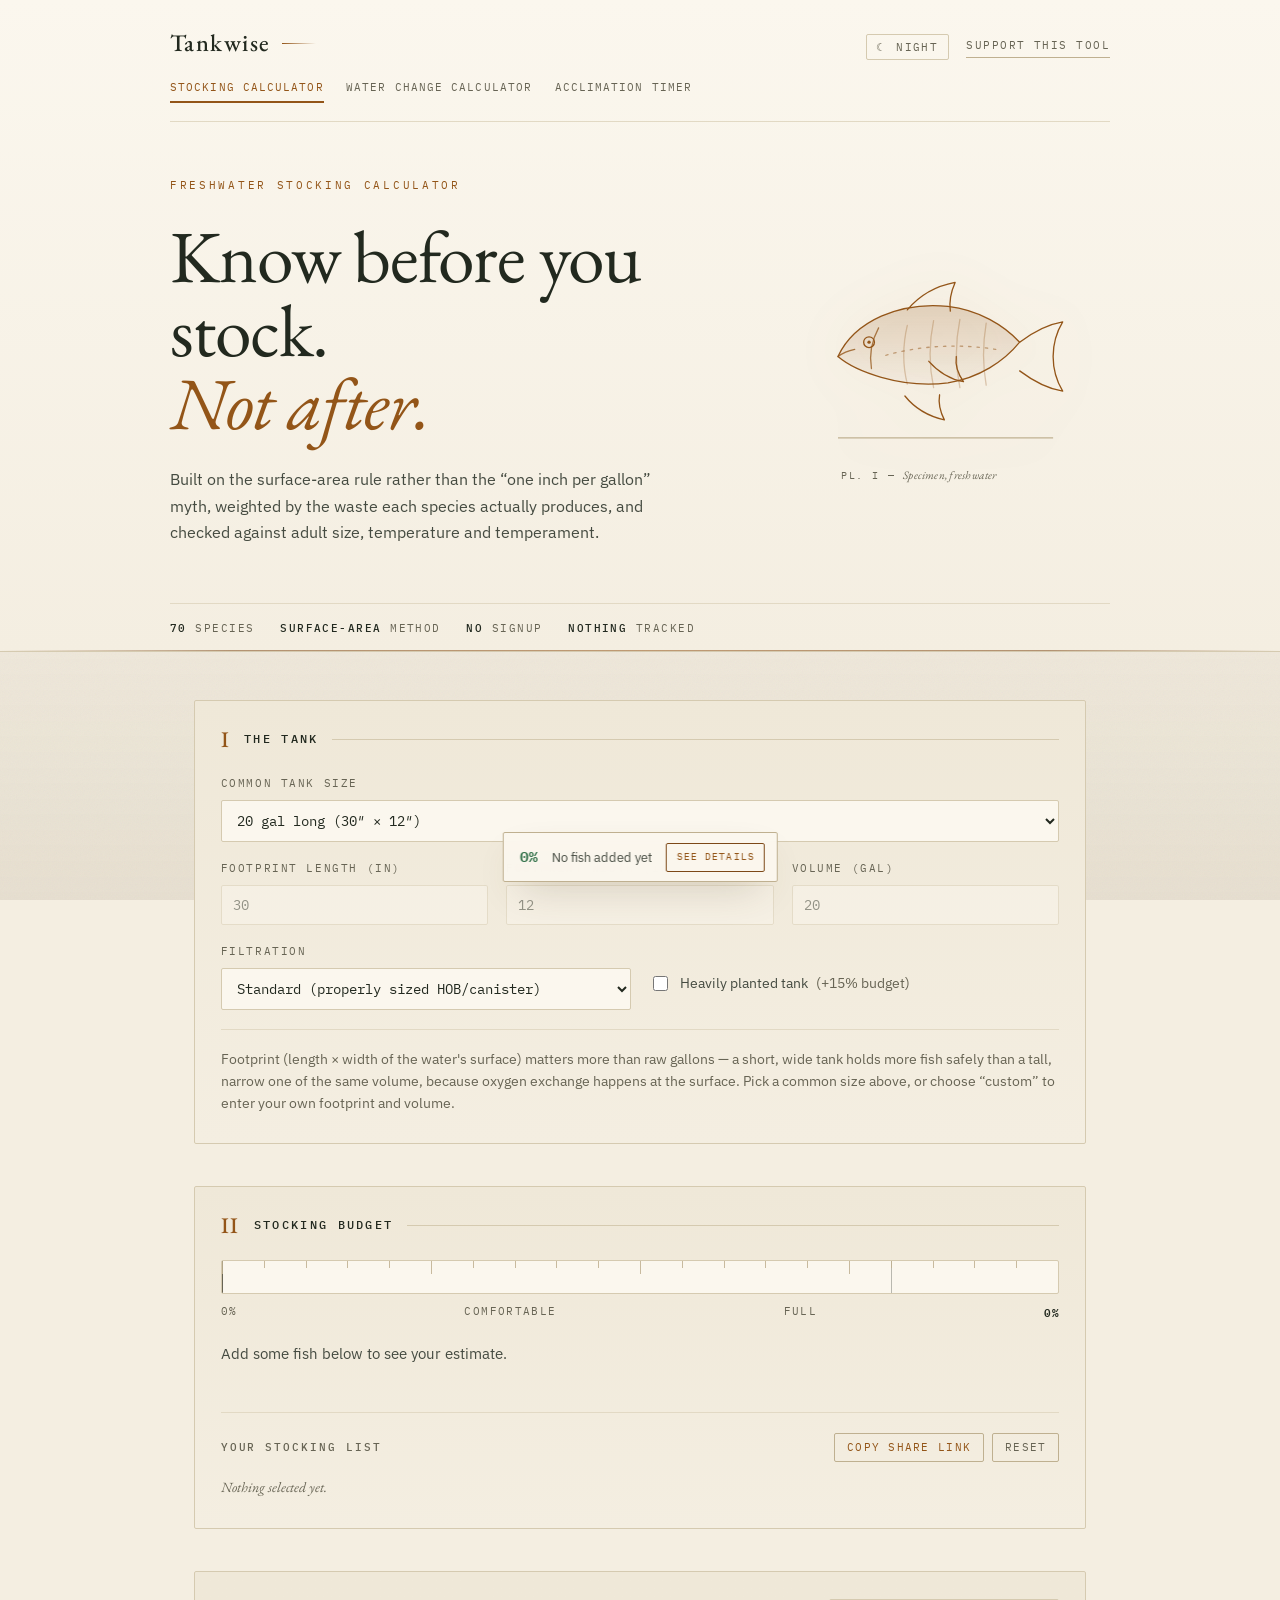
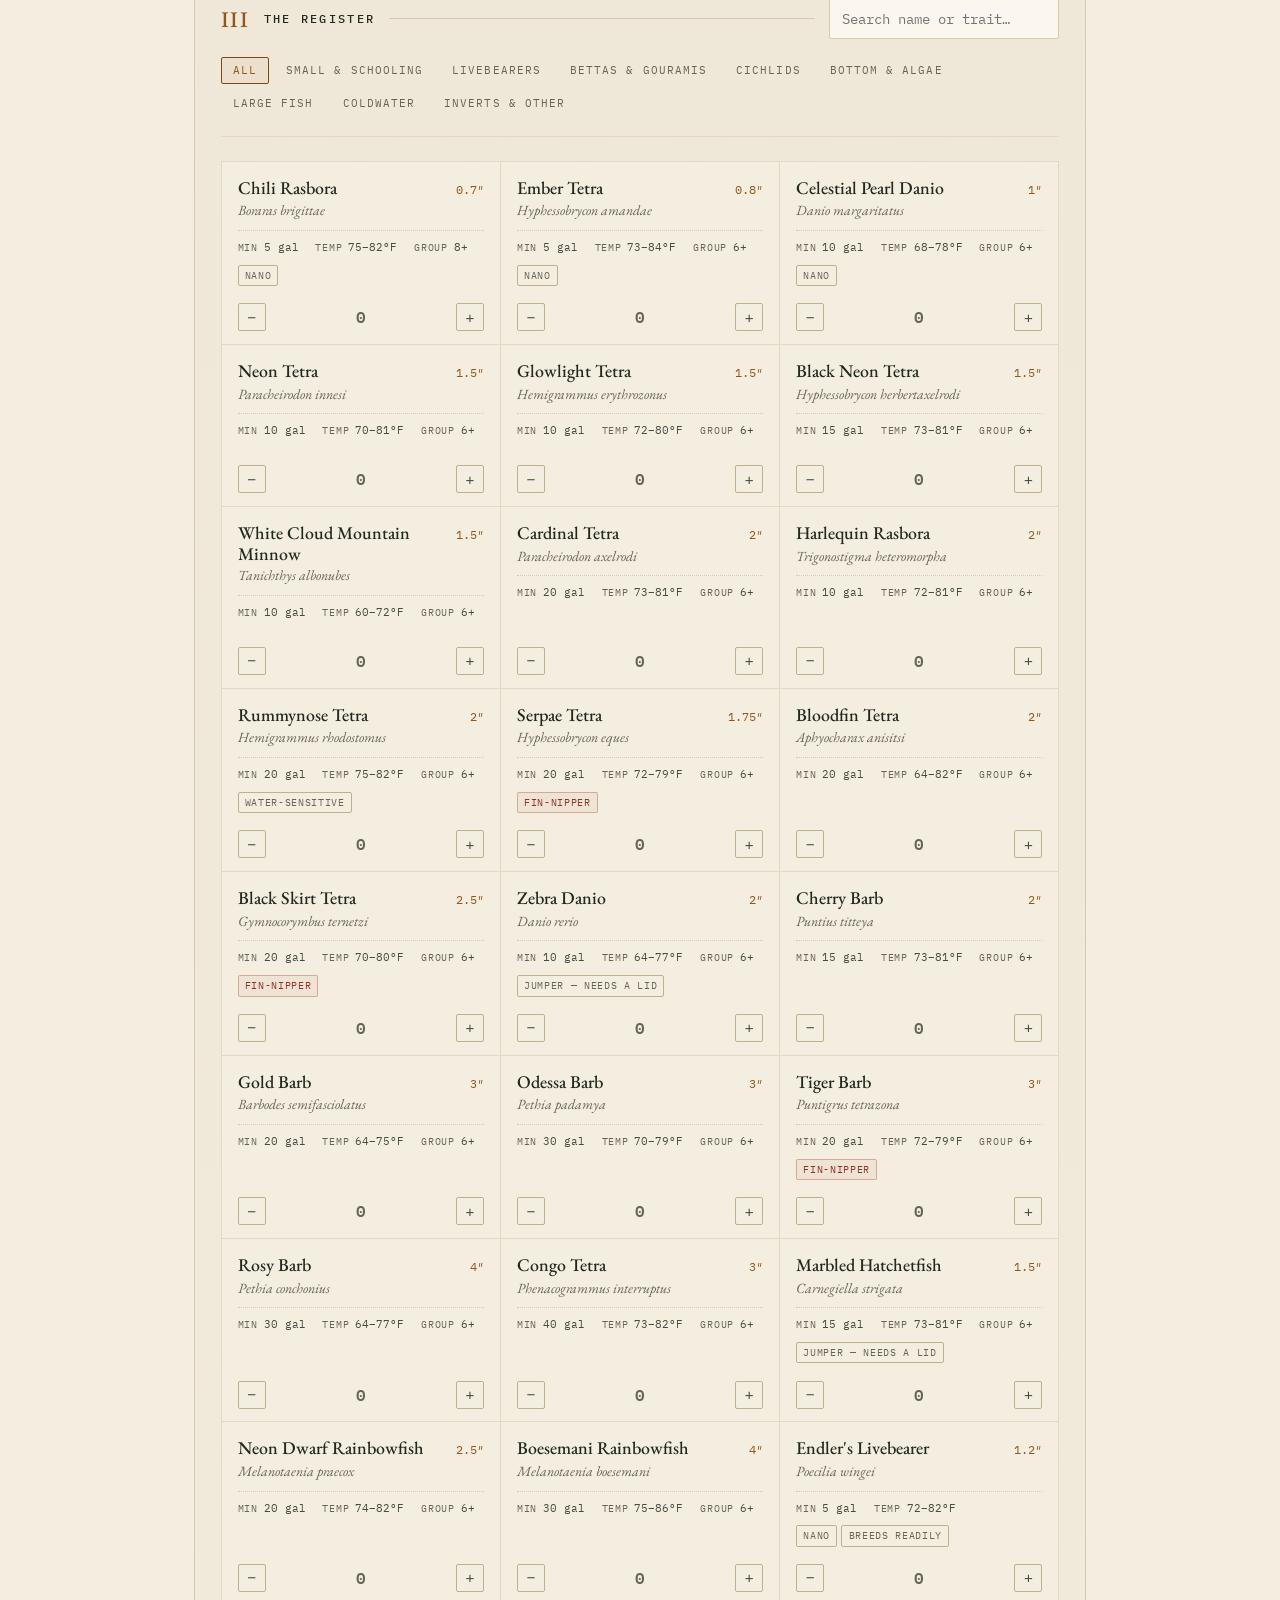
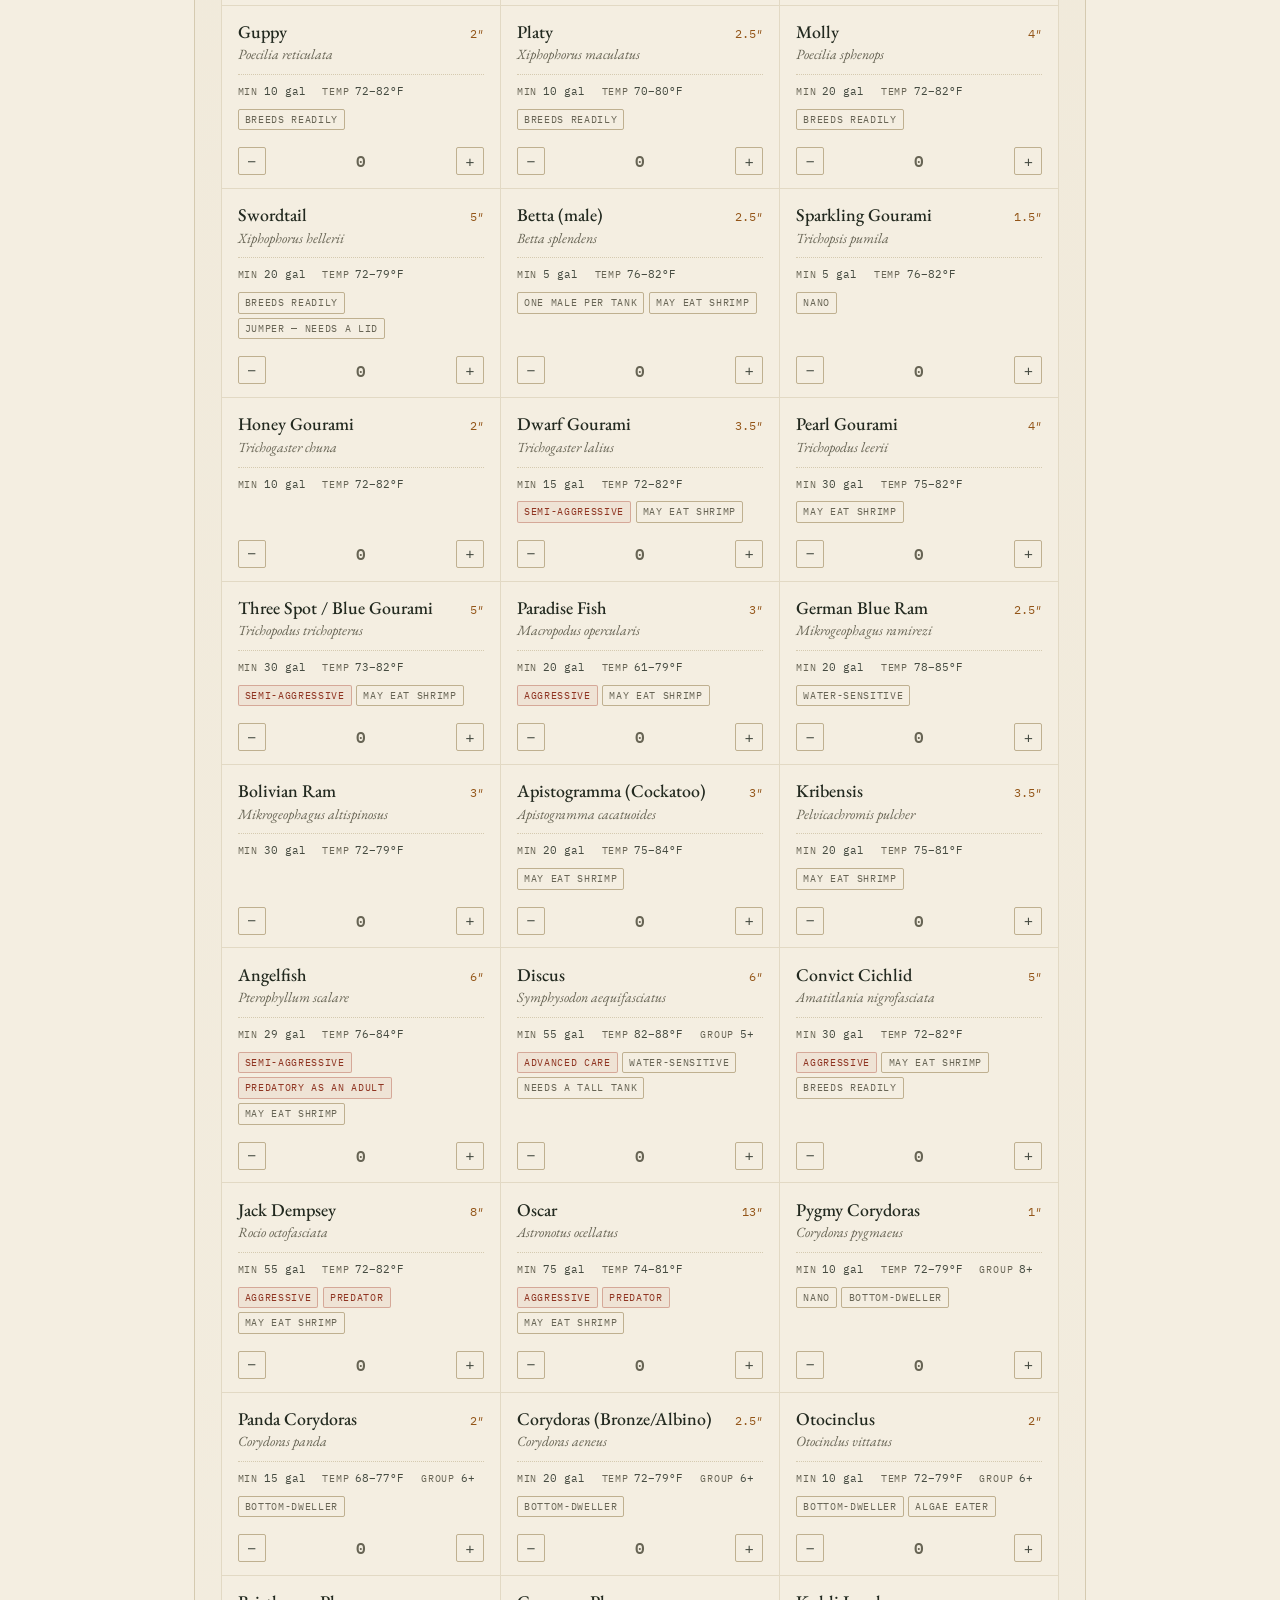
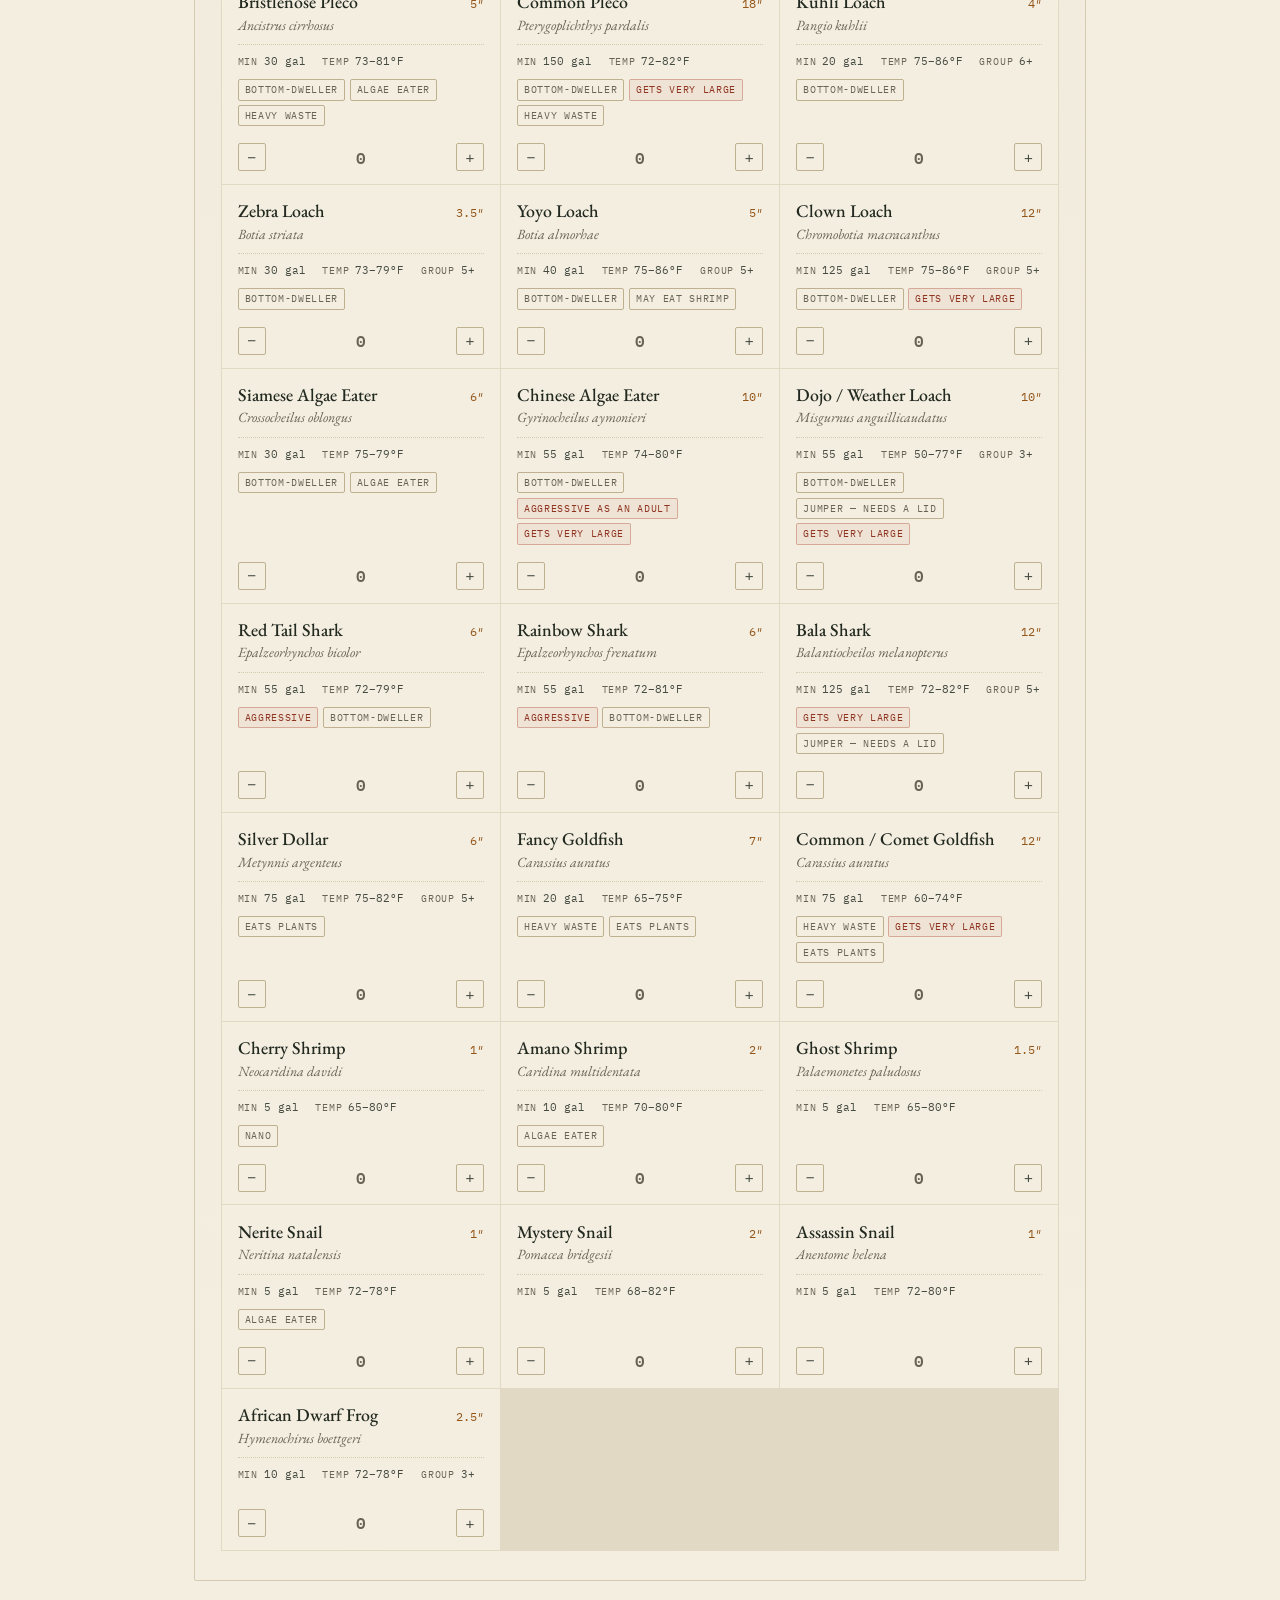
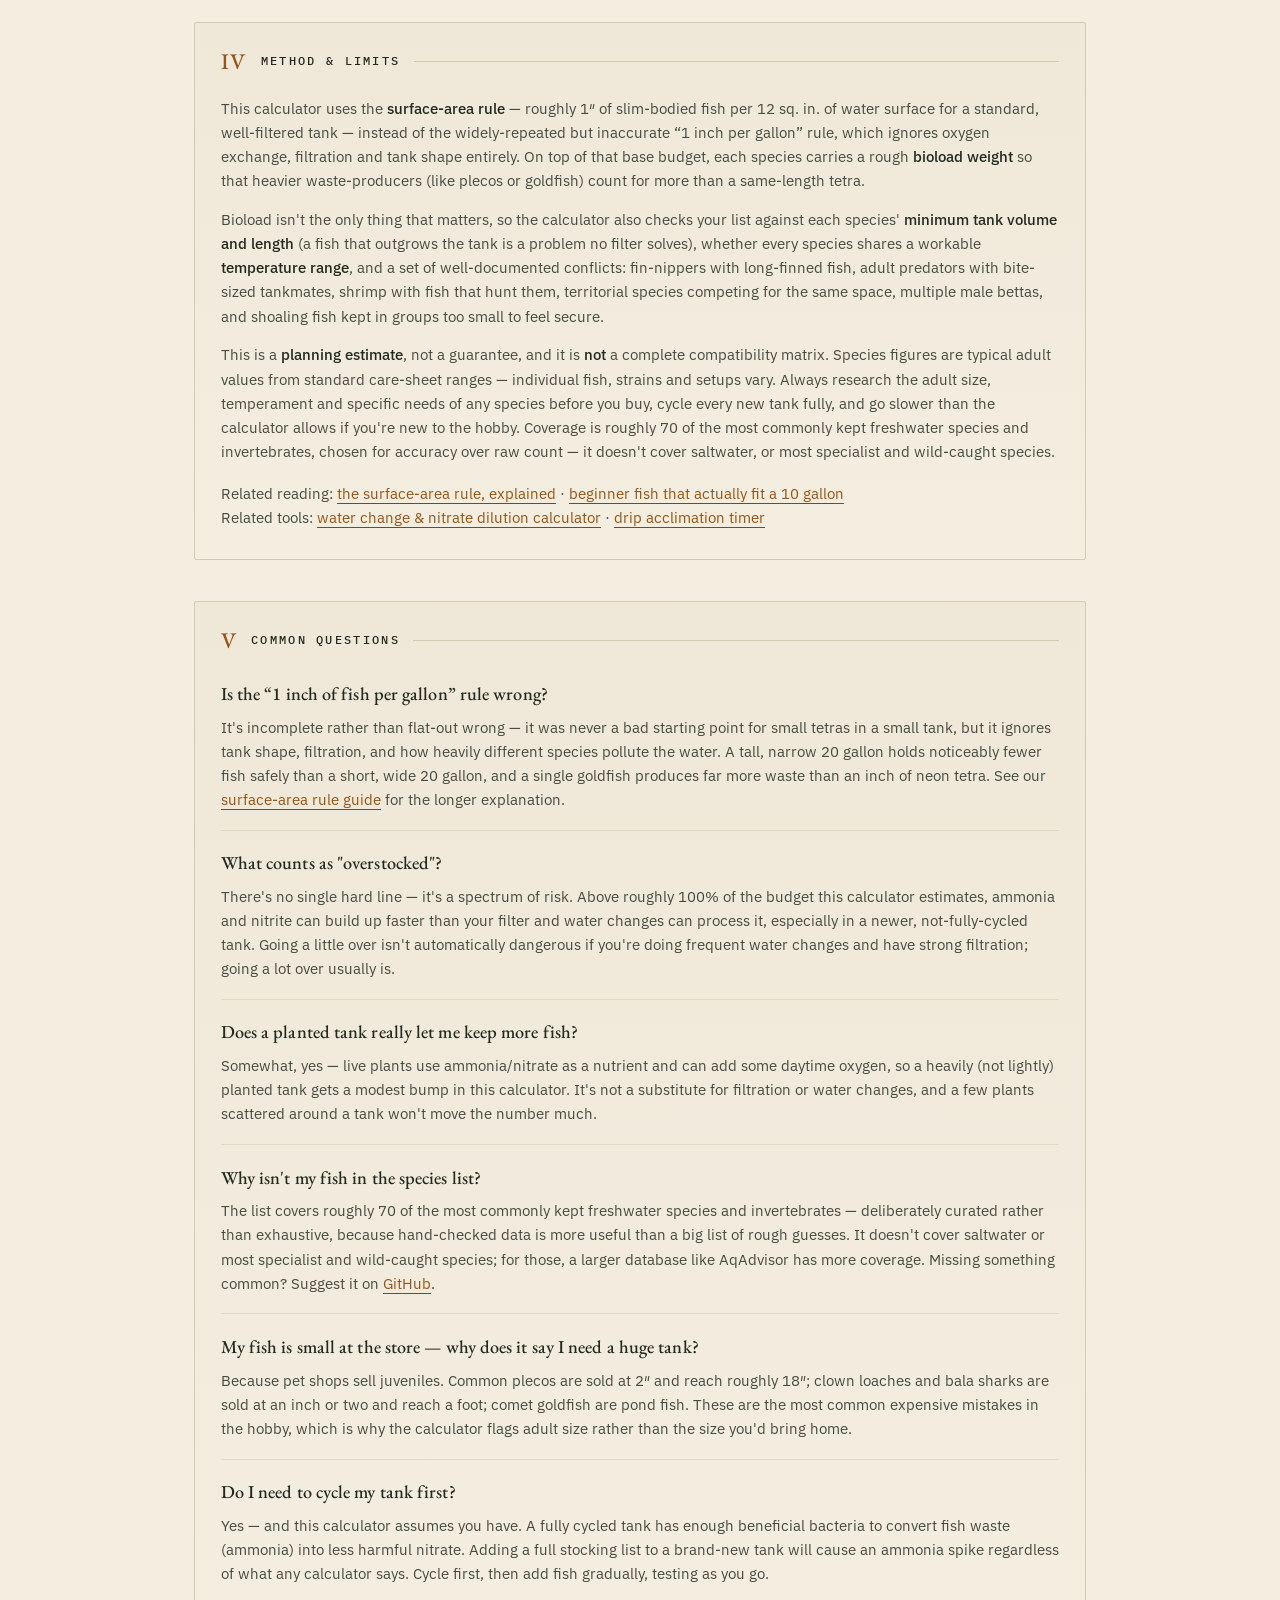
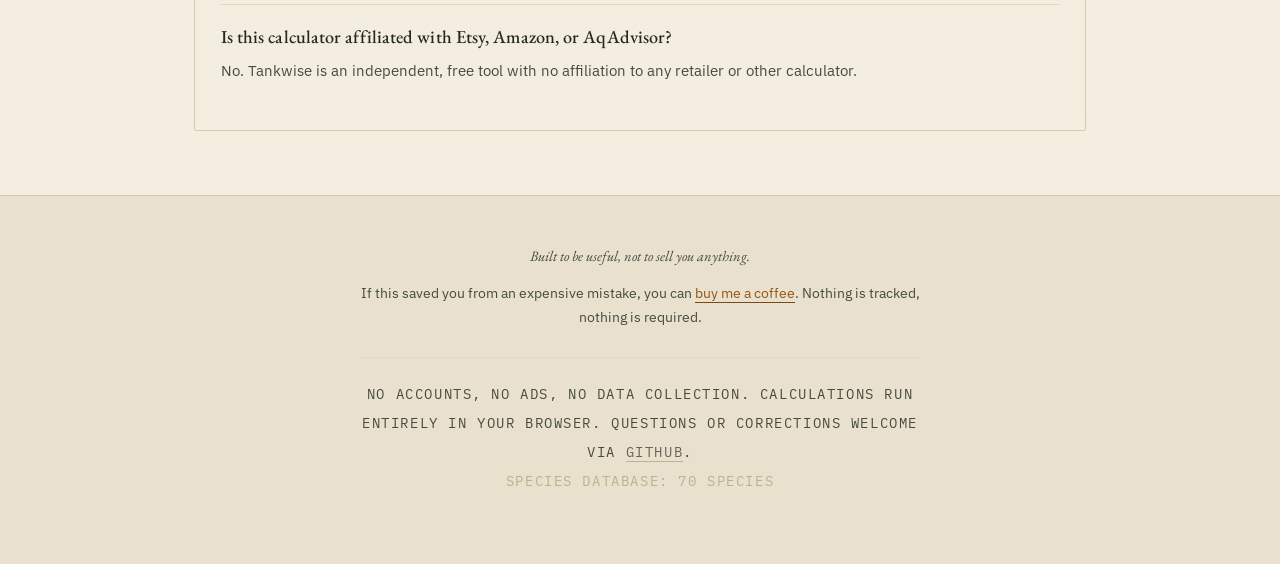
<file: index.html>
<!doctype html>
<html lang="en">
<head>
<meta charset="UTF-8" />
<meta name="viewport" content="width=device-width, initial-scale=1" />
<title>Aquarium Stocking Calculator — Plan a Healthy Tank</title>
<meta name="description" content="A free, honest aquarium stocking calculator for beginner freshwater fishkeepers. Enter your tank size and filtration, pick fish, and see a bioload-based stocking estimate — no signup, no clutter." />
<link rel="canonical" href="https://koberheim.github.io/" />
<meta name="google-site-verification" content="kkykua_KY_vLJIFKg8GfnX-6izK89qSfB3a8kxtB8u4" />

<meta property="og:type" content="website" />
<meta property="og:title" content="Aquarium Stocking Calculator — Plan a Healthy Tank" />
<meta property="og:description" content="A free, honest, no-signup aquarium stocking calculator for beginner freshwater fishkeepers." />
<meta property="og:url" content="https://koberheim.github.io/" />
<meta property="og:image" content="https://koberheim.github.io/og-image.png" />
<meta name="twitter:card" content="summary_large_image" />

<link rel="icon" href="data:image/svg+xml,%3Csvg xmlns='http://www.w3.org/2000/svg' viewBox='0 0 64 64'%3E%3Crect width='64' height='64' rx='8' fill='%23f4eee1'/%3E%3Cpath d='M8 33c8-13 25-15 34-6-4 10-17 15-26 11-3 4-6 4-8 2 2-3 2-5 0-7z' fill='%23a2601f'/%3E%3Ccircle cx='38' cy='27' r='2.2' fill='%23f4eee1'/%3E%3Cpath d='M42 27l12-7v14z' fill='%237d4817'/%3E%3C/svg%3E" />

<link rel="preconnect" href="https://fonts.googleapis.com" />
<link rel="preconnect" href="https://fonts.gstatic.com" crossorigin />
<link href="https://fonts.googleapis.com/css2?family=EB+Garamond:ital,wght@0,400;0,500;0,600;1,400;1,500&family=IBM+Plex+Mono:wght@400;500;600&family=IBM+Plex+Sans:wght@400;500;600&display=swap" rel="stylesheet" />

<!-- Asset URLs carry a version so a redeploy can't be masked by a stale
     browser cache. Bump ?v= whenever style.css or app.js changes. -->
<link rel="stylesheet" href="style.css?v=6" />

<script type="application/ld+json">
{
  "@context": "https://schema.org",
  "@type": "WebApplication",
  "name": "Aquarium Stocking Calculator",
  "applicationCategory": "UtilitiesApplication",
  "operatingSystem": "Any",
  "offers": { "@type": "Offer", "price": "0", "priceCurrency": "USD" },
  "description": "A free, no-signup aquarium stocking calculator for beginner freshwater fishkeepers, based on the surface-area rule with per-species bioload weighting."
}
</script>
<script type="application/ld+json">
{
  "@context": "https://schema.org",
  "@type": "FAQPage",
  "mainEntity": [
    {
      "@type": "Question",
      "name": "Is the \"1 inch of fish per gallon\" rule wrong?",
      "acceptedAnswer": { "@type": "Answer", "text": "It's incomplete rather than flat-out wrong — it ignores tank shape, filtration, and how heavily different species pollute the water. A tall, narrow tank holds fewer fish safely than a short, wide tank of the same volume, and a goldfish produces far more waste than an inch of neon tetra." }
    },
    {
      "@type": "Question",
      "name": "What counts as overstocked in an aquarium?",
      "acceptedAnswer": { "@type": "Answer", "text": "There's no single hard line. Above roughly 100% of a calculated stocking budget, ammonia and nitrite can build up faster than filtration and water changes can process it, especially in a newer tank." }
    },
    {
      "@type": "Question",
      "name": "Does a planted tank let me keep more fish?",
      "acceptedAnswer": { "@type": "Answer", "text": "Somewhat — live plants use ammonia and nitrate as a nutrient and add some daytime oxygen, so a heavily planted tank gets a modest bump in stocking capacity. It is not a substitute for filtration or water changes." }
    }
  ]
}
</script>
<script>
// Set the theme before first paint so there is no flash of the wrong palette.
(function(){try{var t=localStorage.getItem("tankwise-theme");
if(t==="dark")document.documentElement.setAttribute("data-theme","dark");}catch(e){}})();
</script>
</head>
<body>

<div class="bubbles" aria-hidden="true">
  <span></span><span></span><span></span><span></span><span></span><span></span><span></span>
</div>

<header class="hero">
  <nav class="topbar">
    <div class="brand">Tankwise<span class="brand-rule"></span></div>
    <div class="topbar-actions">
      <button type="button" id="theme-toggle" class="theme-toggle"></button>
      <a class="tip-link" href="#support">Support this tool</a>
    </div>
  </nav>

  <nav class="tool-nav" aria-label="Tankwise tools">
    <a href="index.html" class="on">Stocking calculator</a>
    <a href="tools/water-change-calculator.html">Water change calculator</a>
    <a href="tools/drip-acclimation-timer.html">Acclimation timer</a>
  </nav>

  <div class="hero-copy">
    <div class="hero-text">
      <p class="eyebrow">Freshwater stocking calculator</p>
      <h1>Know before you stock. <span class="accent">Not after.</span></h1>
      <p class="lede">
        Built on the surface-area rule rather than the &ldquo;one inch per
        gallon&rdquo; myth, weighted by the waste each species actually
        produces, and checked against adult size, temperature and temperament.
      </p>
    </div>

    <figure class="plate" aria-hidden="true">
      <svg viewBox="0 0 320 200" role="presentation">
        <defs>
          <linearGradient id="scale" x1="0" y1="0" x2="0" y2="1">
            <stop offset="0" stop-color="#d9a05c" stop-opacity="0.20" />
            <stop offset="1" stop-color="#d9a05c" stop-opacity="0.03" />
          </linearGradient>
        </defs>
        <g fill="none" stroke="#d9a05c" stroke-width="1.1"
           stroke-linecap="round" stroke-linejoin="round">
          <!-- body -->
          <path d="M92 100c14-30 52-46 92-42 26 3 47 16 60 30-13 16-34 30-60 34-40 5-78-10-92-22z" fill="url(#scale)" />
          <!-- caudal fin -->
          <path d="M244 88c12-9 24-15 36-17-6 10-8 20-8 29 0 9 2 19 8 29-12-2-24-8-36-17" />
          <!-- dorsal fin -->
          <path d="M150 61c10-12 24-20 40-23-4 9-5 17-4 24" />
          <!-- anal fin -->
          <path d="M148 133c8 10 20 17 33 20-4-8-5-15-4-21" />
          <!-- pectoral fin -->
          <path d="M168 104c8 9 18 15 29 17-5-7-7-14-6-21" />
          <!-- gill plate -->
          <path d="M126 76c-6 11-8 22-6 34" opacity="0.75" />
          <!-- mouth -->
          <path d="M92 100c4-3 9-5 14-6" opacity="0.8" />
          <!-- eye -->
          <circle cx="118" cy="88" r="4.5" />
          <circle cx="118" cy="88" r="1.4" fill="#d9a05c" stroke="none" />
          <!-- lateral line + scale hatching -->
          <path d="M132 99c28-8 60-10 92-5" opacity="0.5" stroke-dasharray="2 5" />
          <g opacity="0.28">
            <path d="M150 74c-4 17-4 33 0 49" />
            <path d="M172 70c-4 19-4 37 0 56" />
            <path d="M194 69c-4 20-4 38 0 57" />
            <path d="M216 72c-3 18-3 35 0 52" />
          </g>
        </g>
        <!-- plate rule + caption -->
        <g stroke="#33443f" stroke-width="1" class="plate-rule">
          <path d="M92 168h180" />
        </g>
      </svg>
      <figcaption>Pl. I &mdash; <i>Specimen, freshwater</i></figcaption>
    </figure>
  </div>

  <div class="masthead-meta">
    <span><b>70</b> species</span>
    <span><b>Surface-area</b> method</span>
    <span><b>No</b> signup</span>
    <span><b>Nothing</b> tracked</span>
  </div>
</header>

<main>
  <section class="panel tank-panel" aria-labelledby="tank-heading">
    <h2 id="tank-heading"><span class="numeral">I</span>The tank</h2>

    <div class="field-row">
      <div class="field">
        <label for="tank-preset">Common tank size</label>
        <select id="tank-preset">
          <option value="custom">Custom footprint&hellip;</option>
          <option value="10,20,10">10 gal (20&Prime; &times; 10&Prime;)</option>
          <option value="20,30,12" selected>20 gal long (30&Prime; &times; 12&Prime;)</option>
          <option value="29,30,12">29 gal (30&Prime; &times; 12&Prime;)</option>
          <option value="40,36,18">40 gal breeder (36&Prime; &times; 18&Prime;)</option>
          <option value="55,48,13">55 gal (48&Prime; &times; 13&Prime;)</option>
          <option value="75,48,18">75 gal (48&Prime; &times; 18&Prime;)</option>
        </select>
      </div>
    </div>

    <div class="field-row" id="footprint-row">
      <div class="field">
        <label for="tank-length">Footprint length (in)</label>
        <input id="tank-length" type="number" min="1" step="0.5" value="30" />
      </div>
      <div class="field">
        <label for="tank-width">Footprint width (in)</label>
        <input id="tank-width" type="number" min="1" step="0.5" value="12" />
      </div>
      <div class="field">
        <label for="tank-gallons">Volume (gal)</label>
        <input id="tank-gallons" type="number" min="1" step="0.5" value="20" disabled />
      </div>
    </div>

    <div class="field-row">
      <div class="field">
        <label for="filtration">Filtration</label>
        <select id="filtration">
          <option value="20">Light (small HOB / sponge only)</option>
          <option value="12" selected>Standard (properly sized HOB/canister)</option>
          <option value="8">Strong (oversized filter + frequent water changes)</option>
        </select>
      </div>
      <div class="field checkbox-field">
        <label for="planted">
          <input id="planted" type="checkbox" />
          Heavily planted tank <span class="hint">(+15% budget)</span>
        </label>
      </div>
    </div>

    <p class="footnote">
      Footprint (length &times; width of the water's surface) matters more than
      raw gallons &mdash; a short, wide tank holds more fish safely than a tall,
      narrow one of the same volume, because oxygen exchange happens at the
      surface. Pick a common size above, or choose &ldquo;custom&rdquo; to enter
      your own footprint and volume.
    </p>
  </section>

  <section class="panel budget-panel" id="top-of-results" aria-live="polite">
    <h2><span class="numeral">II</span>Stocking budget</h2>
    <div class="gauge-wrap">
      <div class="gauge">
        <div class="gauge-fill" id="gauge-fill"></div>
        <div class="gauge-marker" id="gauge-marker" style="left:80%"></div>
      </div>
      <div class="gauge-labels">
        <span>0%</span><span>Comfortable</span><span>Full</span><span id="gauge-pct">0%</span>
      </div>
    </div>
    <p class="status-line" id="status-line">Add some fish below to see your estimate.</p>
    <div id="warnings" class="warnings" role="alert"></div>

    <div class="summary-head">
      <h3>Your stocking list</h3>
      <div class="summary-actions">
        <button type="button" id="share-btn" class="mini-btn">Copy share link</button>
        <button type="button" id="reset-btn" class="mini-btn ghost">Reset</button>
      </div>
    </div>
    <div id="summary" class="summary"></div>
  </section>

  <section class="panel species-panel" aria-labelledby="species-heading">
    <div class="species-head">
      <h2 id="species-heading"><span class="numeral">III</span>The register</h2>
      <input id="species-search" type="search" placeholder="Search name or trait&hellip;" aria-label="Search species by name or trait" />
    </div>
    <div id="category-chips" class="chips" role="group" aria-label="Filter by category"></div>
    <div class="species-grid" id="species-grid"></div>
  </section>

  <section class="panel method-panel" id="method">
    <h2><span class="numeral">IV</span>Method &amp; limits</h2>
    <p>
      This calculator uses the <strong>surface-area rule</strong> &mdash; roughly
      1&Prime; of slim-bodied fish per 12 sq. in. of water surface for a
      standard, well-filtered tank &mdash; instead of the widely-repeated but
      inaccurate &ldquo;1 inch per gallon&rdquo; rule, which ignores oxygen
      exchange, filtration and tank shape entirely. On top of that base budget,
      each species carries a rough <strong>bioload weight</strong> so that
      heavier waste-producers (like plecos or goldfish) count for more than a
      same-length tetra.
    </p>
    <p>
      Bioload isn't the only thing that matters, so the calculator also checks
      your list against each species' <strong>minimum tank volume and
      length</strong> (a fish that outgrows the tank is a problem no filter
      solves), whether every species shares a workable
      <strong>temperature range</strong>, and a set of well-documented
      conflicts: fin-nippers with long-finned fish, adult predators with
      bite-sized tankmates, shrimp with fish that hunt them, territorial
      species competing for the same space, multiple male bettas, and shoaling
      fish kept in groups too small to feel secure.
    </p>
    <p>
      This is a <strong>planning estimate</strong>, not a guarantee, and it is
      <strong>not</strong> a complete compatibility matrix. Species figures are
      typical adult values from standard care-sheet ranges &mdash; individual
      fish, strains and setups vary. Always research the adult size,
      temperament and specific needs of any species before you buy, cycle every
      new tank fully, and go slower than the calculator allows if you're new to
      the hobby. Coverage is roughly 70 of the most commonly kept freshwater
      species and invertebrates, chosen for accuracy over raw count &mdash; it
      doesn't cover saltwater, or most specialist and wild-caught species.
    </p>
    <p class="footnote" style="border-top:none; margin-top:1.1rem; padding-top:0;">
      Related reading:
      <a href="guides/surface-area-rule.html">the surface-area rule, explained</a> ·
      <a href="guides/beginner-fish-for-a-10-gallon-tank.html">beginner fish that actually fit a 10 gallon</a>
      <br />
      Related tools:
      <a href="tools/water-change-calculator.html">water change &amp; nitrate dilution calculator</a> ·
      <a href="tools/drip-acclimation-timer.html">drip acclimation timer</a>
    </p>
  </section>

  <section class="panel faq-panel" id="faq" aria-labelledby="faq-heading">
    <h2 id="faq-heading"><span class="numeral">V</span>Common questions</h2>

    <div class="faq-item">
      <h3>Is the &ldquo;1 inch of fish per gallon&rdquo; rule wrong?</h3>
      <p>
        It's incomplete rather than flat-out wrong &mdash; it was never a bad
        starting point for small tetras in a small tank, but it ignores tank
        shape, filtration, and how heavily different species pollute the
        water. A tall, narrow 20 gallon holds noticeably fewer fish safely
        than a short, wide 20 gallon, and a single goldfish produces far more
        waste than an inch of neon tetra. See our
        <a href="guides/surface-area-rule.html">surface-area rule guide</a>
        for the longer explanation.
      </p>
    </div>

    <div class="faq-item">
      <h3>What counts as "overstocked"?</h3>
      <p>
        There's no single hard line &mdash; it's a spectrum of risk. Above
        roughly 100% of the budget this calculator estimates, ammonia and
        nitrite can build up faster than your filter and water changes can
        process it, especially in a newer, not-fully-cycled tank. Going a
        little over isn't automatically dangerous if you're doing frequent
        water changes and have strong filtration; going a lot over usually is.
      </p>
    </div>

    <div class="faq-item">
      <h3>Does a planted tank really let me keep more fish?</h3>
      <p>
        Somewhat, yes &mdash; live plants use ammonia/nitrate as a nutrient
        and can add some daytime oxygen, so a heavily (not lightly) planted
        tank gets a modest bump in this calculator. It's not a substitute for
        filtration or water changes, and a few plants scattered around a tank
        won't move the number much.
      </p>
    </div>

    <div class="faq-item">
      <h3>Why isn't my fish in the species list?</h3>
      <p>
        The list covers roughly 70 of the most commonly kept freshwater species
        and invertebrates &mdash; deliberately curated rather than exhaustive,
        because hand-checked data is more useful than a big list of rough
        guesses. It doesn't cover saltwater or most specialist and wild-caught
        species; for those, a larger database like AqAdvisor has more coverage.
        Missing something common? Suggest it on
        <a href="https://github.com/koberheim/koberheim.github.io" target="_blank" rel="noopener">GitHub</a>.
      </p>
    </div>

    <div class="faq-item">
      <h3>My fish is small at the store &mdash; why does it say I need a huge tank?</h3>
      <p>
        Because pet shops sell juveniles. Common plecos are sold at 2&Prime;
        and reach roughly 18&Prime;; clown loaches and bala sharks are sold at
        an inch or two and reach a foot; comet goldfish are pond fish. These
        are the most common expensive mistakes in the hobby, which is why the
        calculator flags adult size rather than the size you'd bring home.
      </p>
    </div>

    <div class="faq-item">
      <h3>Do I need to cycle my tank first?</h3>
      <p>
        Yes &mdash; and this calculator assumes you have. A fully cycled tank
        has enough beneficial bacteria to convert fish waste (ammonia) into
        less harmful nitrate. Adding a full stocking list to a brand-new tank
        will cause an ammonia spike regardless of what any calculator says.
        Cycle first, then add fish gradually, testing as you go.
      </p>
    </div>

    <div class="faq-item">
      <h3>Is this calculator affiliated with Etsy, Amazon, or AqAdvisor?</h3>
      <p>No. Tankwise is an independent, free tool with no affiliation to any retailer or other calculator.</p>
    </div>
  </section>
</main>

<div id="sticky-status" class="sticky-status" aria-hidden="true">
  <span class="sticky-pct" id="sticky-pct">0%</span>
  <span class="sticky-text" id="sticky-text">Add some fish to see your estimate</span>
  <a class="sticky-jump" href="#top-of-results">See details</a>
</div>

<footer id="support" class="site-footer">
  <div class="footer-inner">
    <p class="footer-tagline">Built to be useful, not to sell you anything.</p>
    <p>
      If this saved you from an expensive mistake, you can
      <a href="https://ko-fi.com/kober" id="kofi-link" class="kofi-button" target="_blank" rel="noopener">buy me a coffee</a>.
      Nothing is tracked, nothing is required.
    </p>
    <p class="footer-fine">
      No accounts, no ads, no data collection. Calculations run entirely in
      your browser. Questions or corrections welcome via
      <a href="https://github.com/koberheim/koberheim.github.io" target="_blank" rel="noopener">GitHub</a>.
      <br />
      <span id="build-info">Species database: <span id="species-count">&mdash;</span> species</span>
    </p>
  </div>
</footer>

<script src="species-data.js?v=6"></script>
<script src="app.js?v=6"></script>
<script src="theme.js?v=6"></script>
</body>
</html>
</file>
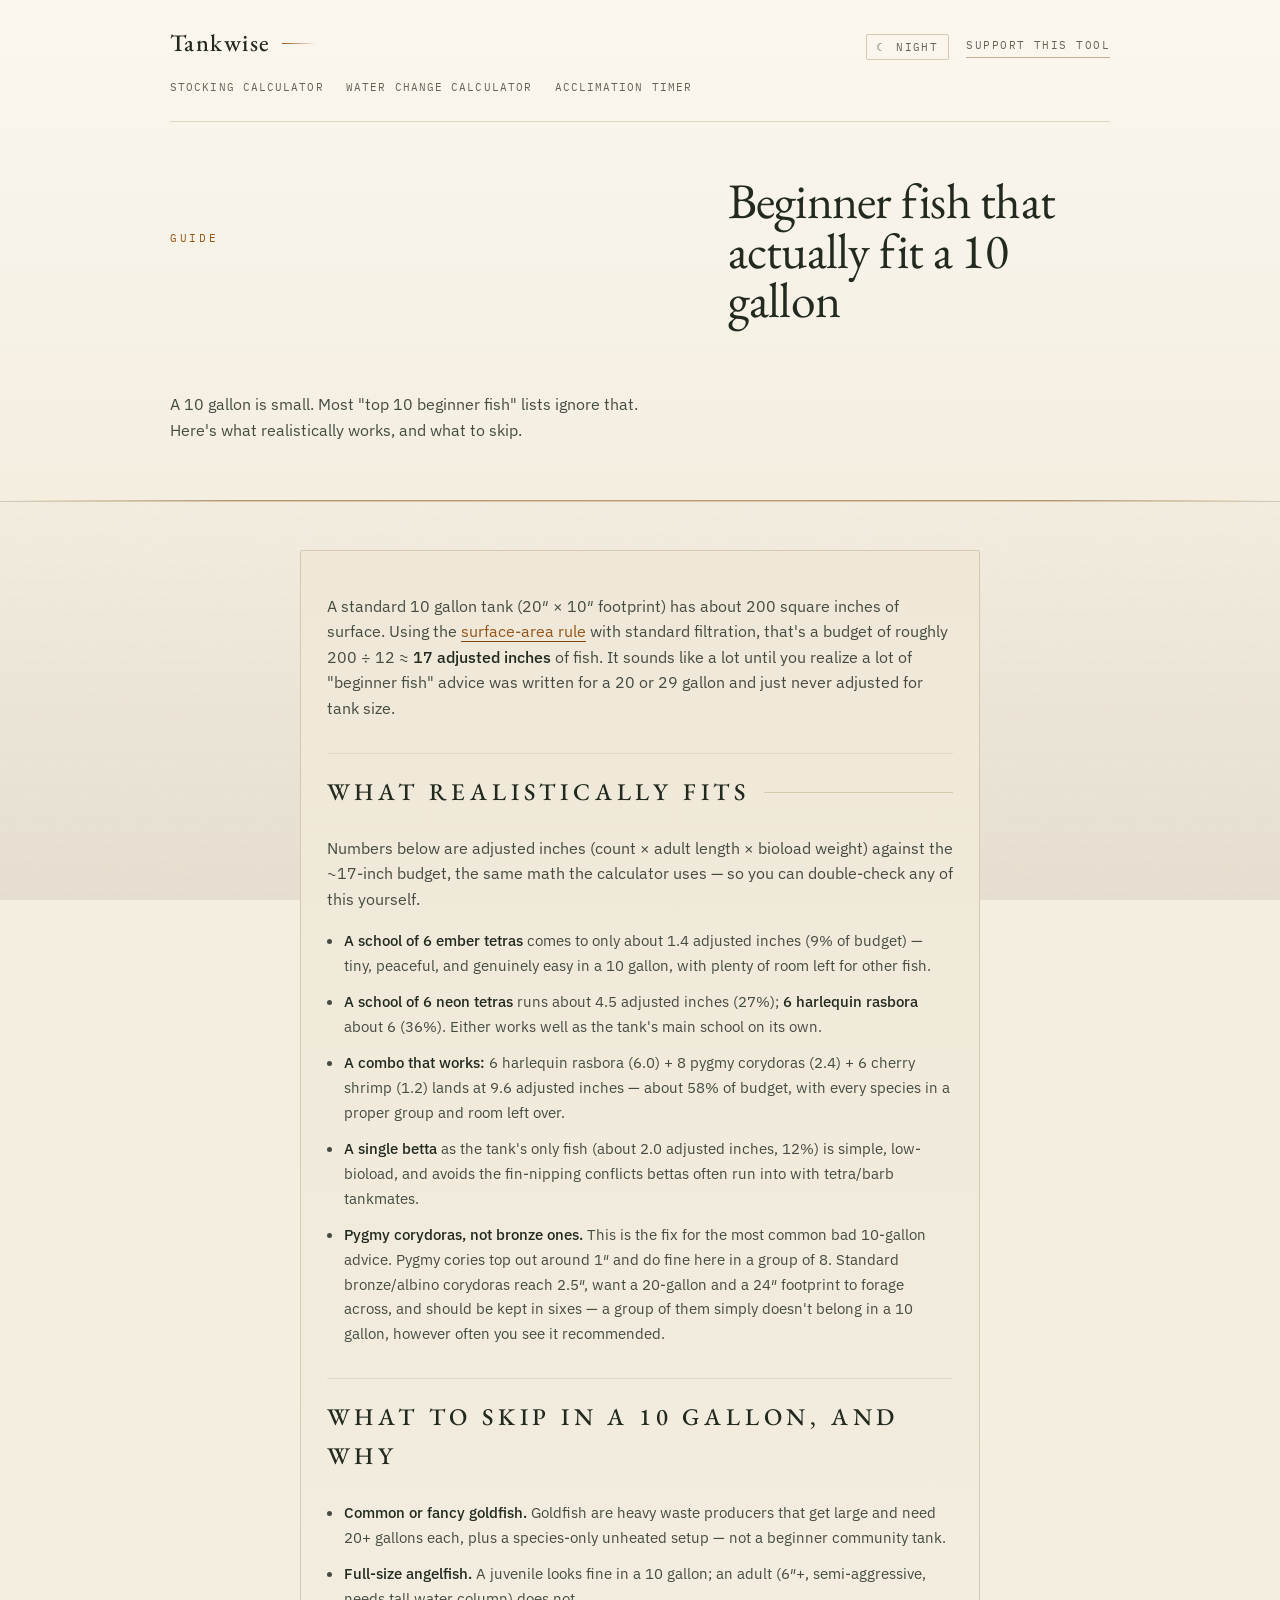
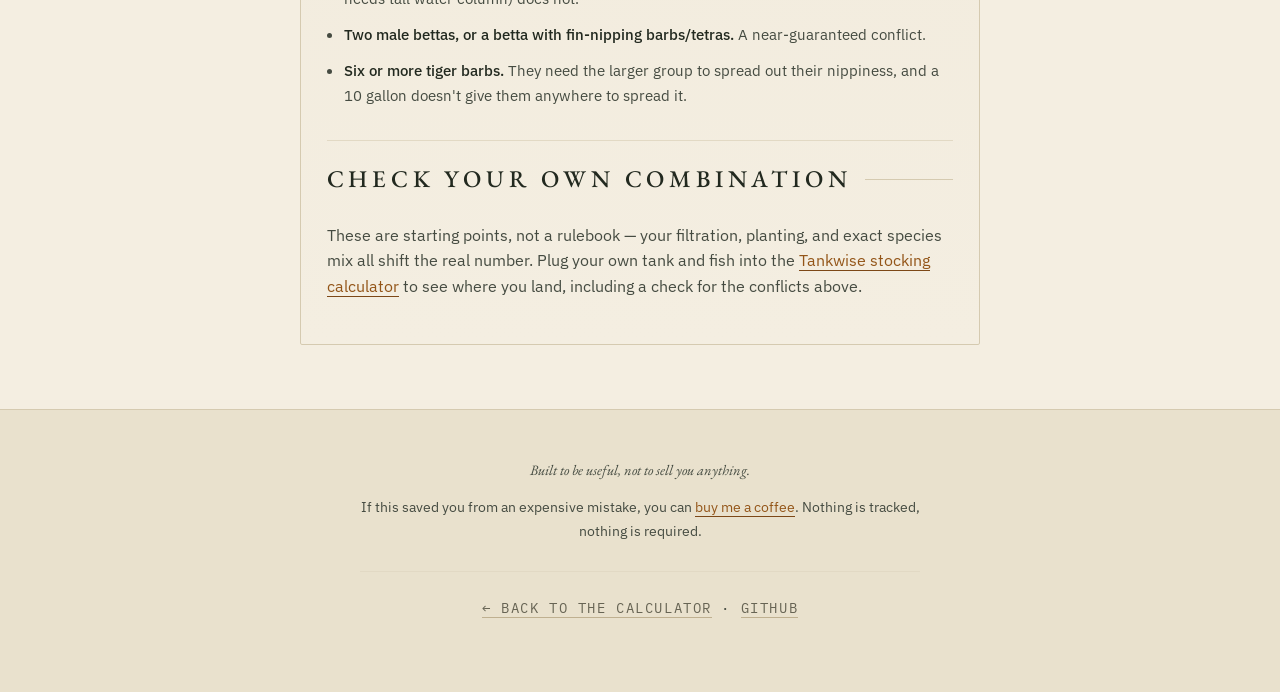
<file: guides/beginner-fish-for-a-10-gallon-tank.html>
<!doctype html>
<html lang="en">
<head>
<meta charset="UTF-8" />
<meta name="viewport" content="width=device-width, initial-scale=1" />
<title>Best Beginner Fish for a 10 Gallon Tank — Tankwise</title>
<meta name="description" content="A short, honest list of beginner-friendly freshwater fish that actually fit a 10 gallon tank, with real stocking numbers instead of guesswork." />
<link rel="canonical" href="https://koberheim.github.io/guides/beginner-fish-for-a-10-gallon-tank.html" />

<meta property="og:type" content="article" />
<meta property="og:title" content="Best Beginner Fish for a 10 Gallon Tank" />
<meta property="og:description" content="A short, honest list of beginner-friendly freshwater fish that actually fit a 10 gallon tank." />
<meta property="og:url" content="https://koberheim.github.io/guides/beginner-fish-for-a-10-gallon-tank.html" />
<meta property="og:image" content="https://koberheim.github.io/og-image.png" />
<meta name="twitter:card" content="summary_large_image" />

<link rel="icon" href="data:image/svg+xml,%3Csvg xmlns='http://www.w3.org/2000/svg' viewBox='0 0 64 64'%3E%3Crect width='64' height='64' rx='8' fill='%23f4eee1'/%3E%3Cpath d='M8 33c8-13 25-15 34-6-4 10-17 15-26 11-3 4-6 4-8 2 2-3 2-5 0-7z' fill='%23a2601f'/%3E%3Ccircle cx='38' cy='27' r='2.2' fill='%23f4eee1'/%3E%3Cpath d='M42 27l12-7v14z' fill='%237d4817'/%3E%3C/svg%3E" />

<link rel="preconnect" href="https://fonts.googleapis.com" />
<link rel="preconnect" href="https://fonts.gstatic.com" crossorigin />
<link href="https://fonts.googleapis.com/css2?family=EB+Garamond:ital,wght@0,400;0,500;0,600;1,400;1,500&family=IBM+Plex+Mono:wght@400;500;600&family=IBM+Plex+Sans:wght@400;500;600&display=swap" rel="stylesheet" />
<link rel="stylesheet" href="../style.css?v=6" />

<script type="application/ld+json">
{
  "@context": "https://schema.org",
  "@type": "Article",
  "headline": "Best Beginner Fish for a 10 Gallon Tank",
  "description": "A short, honest list of beginner-friendly freshwater fish that actually fit a 10 gallon tank.",
  "mainEntityOfPage": "https://koberheim.github.io/guides/beginner-fish-for-a-10-gallon-tank.html"
}
</script>
<script>
// Set the theme before first paint so there is no flash of the wrong palette.
(function(){try{var t=localStorage.getItem("tankwise-theme");
if(t==="dark")document.documentElement.setAttribute("data-theme","dark");}catch(e){}})();
</script>
</head>
<body>

<div class="bubbles" aria-hidden="true">
  <span></span><span></span><span></span><span></span><span></span><span></span><span></span>
</div>

<header class="hero">
  <nav class="topbar">
    <a class="brand" href="../index.html">Tankwise<span class="brand-rule"></span></a>
    <div class="topbar-actions">
      <button type="button" id="theme-toggle" class="theme-toggle"></button>
      <a class="tip-link" href="../index.html#support">Support this tool</a>
    </div>
  </nav>

  <nav class="tool-nav" aria-label="Tankwise tools">
    <a href="../index.html">Stocking calculator</a>
    <a href="../tools/water-change-calculator.html">Water change calculator</a>
    <a href="../tools/drip-acclimation-timer.html">Acclimation timer</a>
  </nav>
  <div class="hero-copy">
    <p class="eyebrow">Guide</p>
    <h1 class="guide-title">Beginner fish that actually fit a 10 gallon</h1>
    <p class="lede">A 10 gallon is small. Most "top 10 beginner fish" lists ignore that. Here's what realistically works, and what to skip.</p>
  </div>
</header>

<main>
  <article class="panel">
    <p>
      A standard 10 gallon tank (20&Prime; &times; 10&Prime; footprint) has
      about 200 square inches of surface. Using the
      <a href="surface-area-rule.html">surface-area rule</a> with standard
      filtration, that's a budget of roughly 200 &divide; 12 &asymp;
      <strong>17 adjusted inches</strong> of fish. It sounds like a lot until
      you realize a lot of "beginner fish" advice was written for a 20 or 29
      gallon and just never adjusted for tank size.
    </p>

    <h2>What realistically fits</h2>
    <p>
      Numbers below are adjusted inches (count &times; adult length &times;
      bioload weight) against the ~17-inch budget, the same math the
      calculator uses &mdash; so you can double-check any of this yourself.
    </p>
    <ul>
      <li>
        <strong>A school of 6 ember tetras</strong> comes to only about 1.4
        adjusted inches (9% of budget) &mdash; tiny, peaceful, and genuinely
        easy in a 10 gallon, with plenty of room left for other fish.
      </li>
      <li>
        <strong>A school of 6 neon tetras</strong> runs about 4.5 adjusted
        inches (27%); <strong>6 harlequin rasbora</strong> about 6 (36%).
        Either works well as the tank's main school on its own.
      </li>
      <li>
        <strong>A combo that works:</strong> 6 harlequin rasbora (6.0) + 8
        pygmy corydoras (2.4) + 6 cherry shrimp (1.2) lands at 9.6 adjusted
        inches &mdash; about 58% of budget, with every species in a proper
        group and room left over.
      </li>
      <li>
        <strong>A single betta</strong> as the tank's only fish (about 2.0
        adjusted inches, 12%) is simple, low-bioload, and avoids the
        fin-nipping conflicts bettas often run into with tetra/barb tankmates.
      </li>
      <li>
        <strong>Pygmy corydoras, not bronze ones.</strong> This is the fix for
        the most common bad 10-gallon advice. Pygmy cories top out around 1&Prime;
        and do fine here in a group of 8. Standard bronze/albino corydoras
        reach 2.5&Prime;, want a 20-gallon and a 24&Prime; footprint to forage
        across, and should be kept in sixes &mdash; a group of them simply
        doesn't belong in a 10 gallon, however often you see it recommended.
      </li>
    </ul>

    <h2>What to skip in a 10 gallon, and why</h2>
    <ul>
      <li>
        <strong>Common or fancy goldfish.</strong> Goldfish are heavy waste
        producers that get large and need 20+ gallons each, plus a
        species-only unheated setup &mdash; not a beginner community tank.
      </li>
      <li>
        <strong>Full-size angelfish.</strong> A juvenile looks fine in a 10
        gallon; an adult (6&Prime;+, semi-aggressive, needs tall water column)
        does not.
      </li>
      <li>
        <strong>Two male bettas, or a betta with fin-nipping barbs/tetras.</strong>
        A near-guaranteed conflict.
      </li>
      <li>
        <strong>Six or more tiger barbs.</strong> They need the larger group
        to spread out their nippiness, and a 10 gallon doesn't give them
        anywhere to spread it.
      </li>
    </ul>

    <h2>Check your own combination</h2>
    <p>
      These are starting points, not a rulebook &mdash; your filtration,
      planting, and exact species mix all shift the real number. Plug your
      own tank and fish into the
      <a href="../index.html">Tankwise stocking calculator</a> to see where
      you land, including a check for the conflicts above.
    </p>
  </article>
</main>

<footer id="support" class="site-footer">
  <div class="footer-inner">
    <p class="footer-tagline">Built to be useful, not to sell you anything.</p>
    <p>
      If this saved you from an expensive mistake, you can
      <a href="https://ko-fi.com/kober" class="kofi-button" target="_blank" rel="noopener">buy me a coffee</a>.
      Nothing is tracked, nothing is required.
    </p>
    <p class="footer-fine">
      <a href="../index.html">&larr; Back to the calculator</a> ·
      <a href="https://github.com/koberheim/koberheim.github.io" target="_blank" rel="noopener">GitHub</a>
    </p>
  </div>
</footer>

<script src="../theme.js?v=6"></script>
</body>
</html>
</file>
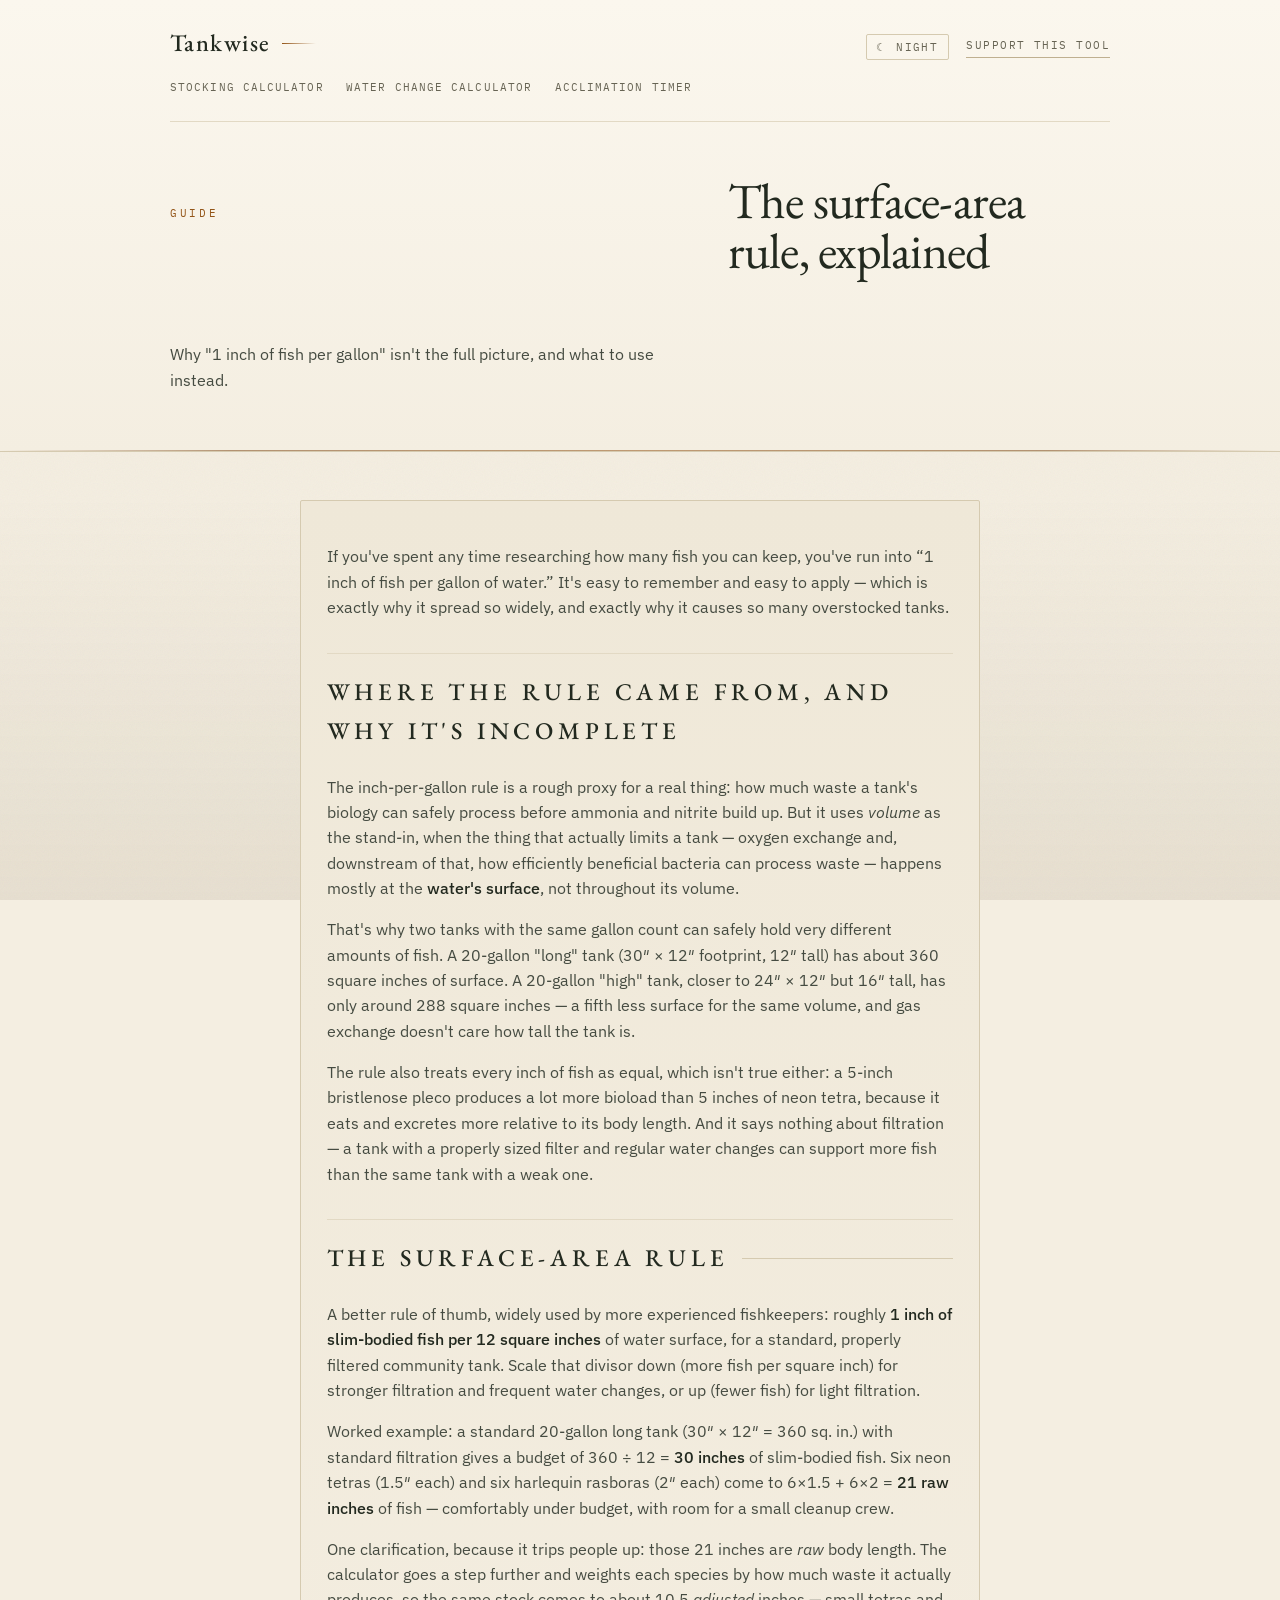
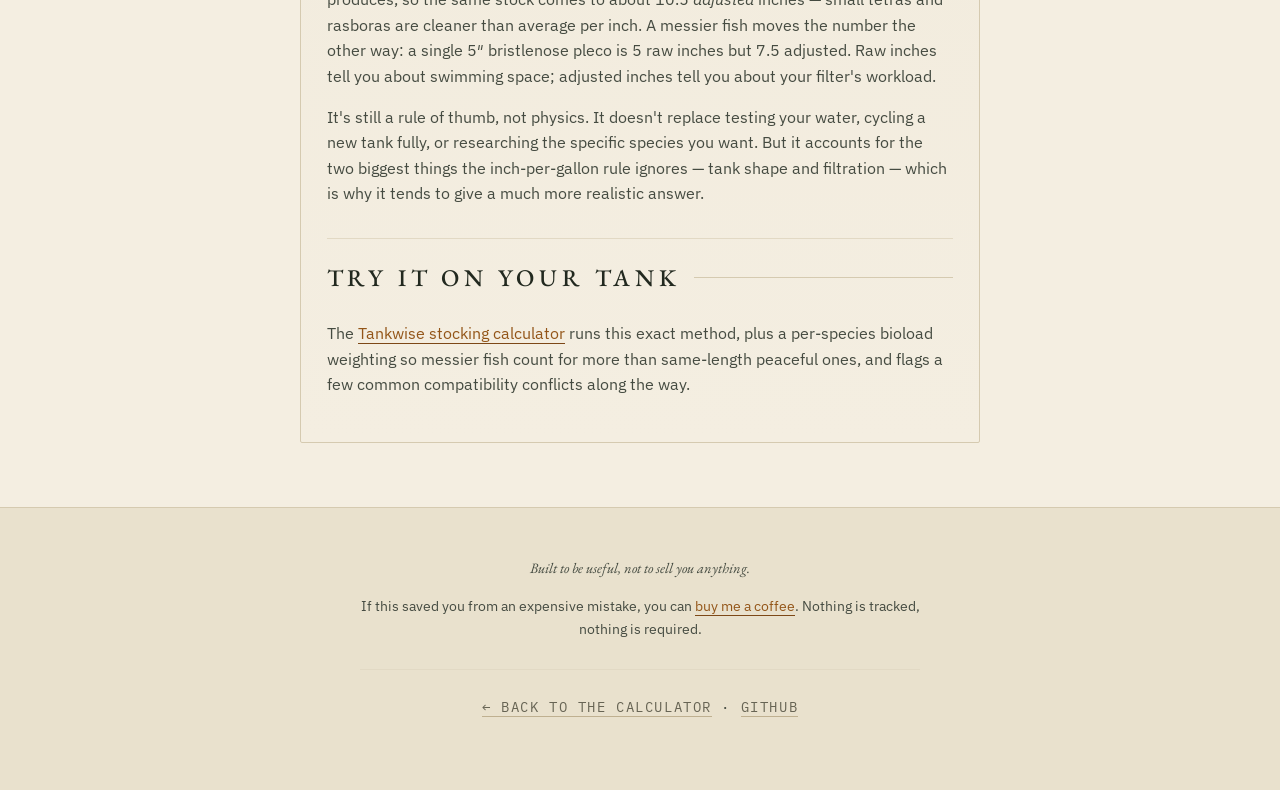
<file: guides/surface-area-rule.html>
<!doctype html>
<html lang="en">
<head>
<meta charset="UTF-8" />
<meta name="viewport" content="width=device-width, initial-scale=1" />
<title>The Surface-Area Rule vs. "1 Inch Per Gallon" — Tankwise</title>
<meta name="description" content="Why the classic '1 inch of fish per gallon' rule falls short, what the surface-area rule actually measures, and how to use it to plan a healthy stocking level." />
<link rel="canonical" href="https://koberheim.github.io/guides/surface-area-rule.html" />

<meta property="og:type" content="article" />
<meta property="og:title" content="The Surface-Area Rule vs. &quot;1 Inch Per Gallon&quot;" />
<meta property="og:description" content="Why the classic rule falls short, and what actually predicts how many fish a tank can hold." />
<meta property="og:url" content="https://koberheim.github.io/guides/surface-area-rule.html" />
<meta property="og:image" content="https://koberheim.github.io/og-image.png" />
<meta name="twitter:card" content="summary_large_image" />

<link rel="icon" href="data:image/svg+xml,%3Csvg xmlns='http://www.w3.org/2000/svg' viewBox='0 0 64 64'%3E%3Crect width='64' height='64' rx='8' fill='%23f4eee1'/%3E%3Cpath d='M8 33c8-13 25-15 34-6-4 10-17 15-26 11-3 4-6 4-8 2 2-3 2-5 0-7z' fill='%23a2601f'/%3E%3Ccircle cx='38' cy='27' r='2.2' fill='%23f4eee1'/%3E%3Cpath d='M42 27l12-7v14z' fill='%237d4817'/%3E%3C/svg%3E" />

<link rel="preconnect" href="https://fonts.googleapis.com" />
<link rel="preconnect" href="https://fonts.gstatic.com" crossorigin />
<link href="https://fonts.googleapis.com/css2?family=EB+Garamond:ital,wght@0,400;0,500;0,600;1,400;1,500&family=IBM+Plex+Mono:wght@400;500;600&family=IBM+Plex+Sans:wght@400;500;600&display=swap" rel="stylesheet" />
<link rel="stylesheet" href="../style.css?v=6" />

<script type="application/ld+json">
{
  "@context": "https://schema.org",
  "@type": "Article",
  "headline": "The Surface-Area Rule vs. \"1 Inch Per Gallon\"",
  "description": "Why the classic '1 inch of fish per gallon' rule falls short, and what the surface-area rule measures instead.",
  "mainEntityOfPage": "https://koberheim.github.io/guides/surface-area-rule.html"
}
</script>
<script>
// Set the theme before first paint so there is no flash of the wrong palette.
(function(){try{var t=localStorage.getItem("tankwise-theme");
if(t==="dark")document.documentElement.setAttribute("data-theme","dark");}catch(e){}})();
</script>
</head>
<body>

<div class="bubbles" aria-hidden="true">
  <span></span><span></span><span></span><span></span><span></span><span></span><span></span>
</div>

<header class="hero">
  <nav class="topbar">
    <a class="brand" href="../index.html">Tankwise<span class="brand-rule"></span></a>
    <div class="topbar-actions">
      <button type="button" id="theme-toggle" class="theme-toggle"></button>
      <a class="tip-link" href="../index.html#support">Support this tool</a>
    </div>
  </nav>

  <nav class="tool-nav" aria-label="Tankwise tools">
    <a href="../index.html">Stocking calculator</a>
    <a href="../tools/water-change-calculator.html">Water change calculator</a>
    <a href="../tools/drip-acclimation-timer.html">Acclimation timer</a>
  </nav>
  <div class="hero-copy">
    <p class="eyebrow">Guide</p>
    <h1 class="guide-title">The surface-area rule, explained</h1>
    <p class="lede">Why "1 inch of fish per gallon" isn't the full picture, and what to use instead.</p>
  </div>
</header>

<main>
  <article class="panel">
    <p>
      If you've spent any time researching how many fish you can keep, you've
      run into &ldquo;1 inch of fish per gallon of water.&rdquo; It's easy to
      remember and easy to apply &mdash; which is exactly why it spread so
      widely, and exactly why it causes so many overstocked tanks.
    </p>

    <h2>Where the rule came from, and why it's incomplete</h2>
    <p>
      The inch-per-gallon rule is a rough proxy for a real thing: how much
      waste a tank's biology can safely process before ammonia and nitrite
      build up. But it uses <em>volume</em> as the stand-in, when the thing
      that actually limits a tank &mdash; oxygen exchange and, downstream of
      that, how efficiently beneficial bacteria can process waste &mdash;
      happens mostly at the <strong>water's surface</strong>, not throughout
      its volume.
    </p>
    <p>
      That's why two tanks with the same gallon count can safely hold very
      different amounts of fish. A 20-gallon "long" tank (30&Prime; &times;
      12&Prime; footprint, 12&Prime; tall) has about 360 square inches of
      surface. A 20-gallon "high" tank, closer to 24&Prime; &times; 12&Prime;
      but 16&Prime; tall, has only around 288 square inches &mdash; a fifth
      less surface for the same volume, and gas exchange doesn't care how
      tall the tank is.
    </p>
    <p>
      The rule also treats every inch of fish as equal, which isn't true
      either: a 5-inch bristlenose pleco produces a lot more bioload than 5
      inches of neon tetra, because it eats and excretes more relative to its
      body length. And it says nothing about filtration &mdash; a tank with a
      properly sized filter and regular water changes can support more fish
      than the same tank with a weak one.
    </p>

    <h2>The surface-area rule</h2>
    <p>
      A better rule of thumb, widely used by more experienced fishkeepers:
      roughly <strong>1 inch of slim-bodied fish per 12 square inches</strong>
      of water surface, for a standard, properly filtered community tank.
      Scale that divisor down (more fish per square inch) for stronger
      filtration and frequent water changes, or up (fewer fish) for light
      filtration.
    </p>
    <p>
      Worked example: a standard 20-gallon long tank (30&Prime; &times;
      12&Prime; = 360 sq. in.) with standard filtration gives a budget of
      360 &divide; 12 = <strong>30 inches</strong> of slim-bodied fish. Six
      neon tetras (1.5&Prime; each) and six harlequin rasboras (2&Prime; each)
      come to 6&times;1.5 + 6&times;2 = <strong>21 raw inches</strong> of fish
      &mdash; comfortably under budget, with room for a small cleanup crew.
    </p>
    <p>
      One clarification, because it trips people up: those 21 inches are
      <em>raw</em> body length. The calculator goes a step further and weights
      each species by how much waste it actually produces, so the same stock
      comes to about 10.5 <em>adjusted</em> inches &mdash; small tetras and
      rasboras are cleaner than average per inch. A messier fish moves the
      number the other way: a single 5&Prime; bristlenose pleco is 5 raw
      inches but 7.5 adjusted. Raw inches tell you about swimming space;
      adjusted inches tell you about your filter's workload.
    </p>
    <p>
      It's still a rule of thumb, not physics. It doesn't replace testing
      your water, cycling a new tank fully, or researching the specific
      species you want. But it accounts for the two biggest things the
      inch-per-gallon rule ignores &mdash; tank shape and filtration &mdash;
      which is why it tends to give a much more realistic answer.
    </p>

    <h2>Try it on your tank</h2>
    <p>
      The <a href="../index.html">Tankwise stocking calculator</a> runs this
      exact method, plus a per-species bioload weighting so messier fish
      count for more than same-length peaceful ones, and flags a few common
      compatibility conflicts along the way.
    </p>
  </article>
</main>

<footer id="support" class="site-footer">
  <div class="footer-inner">
    <p class="footer-tagline">Built to be useful, not to sell you anything.</p>
    <p>
      If this saved you from an expensive mistake, you can
      <a href="https://ko-fi.com/kober" class="kofi-button" target="_blank" rel="noopener">buy me a coffee</a>.
      Nothing is tracked, nothing is required.
    </p>
    <p class="footer-fine">
      <a href="../index.html">&larr; Back to the calculator</a> ·
      <a href="https://github.com/koberheim/koberheim.github.io" target="_blank" rel="noopener">GitHub</a>
    </p>
  </div>
</footer>

<script src="../theme.js?v=6"></script>
</body>
</html>
</file>
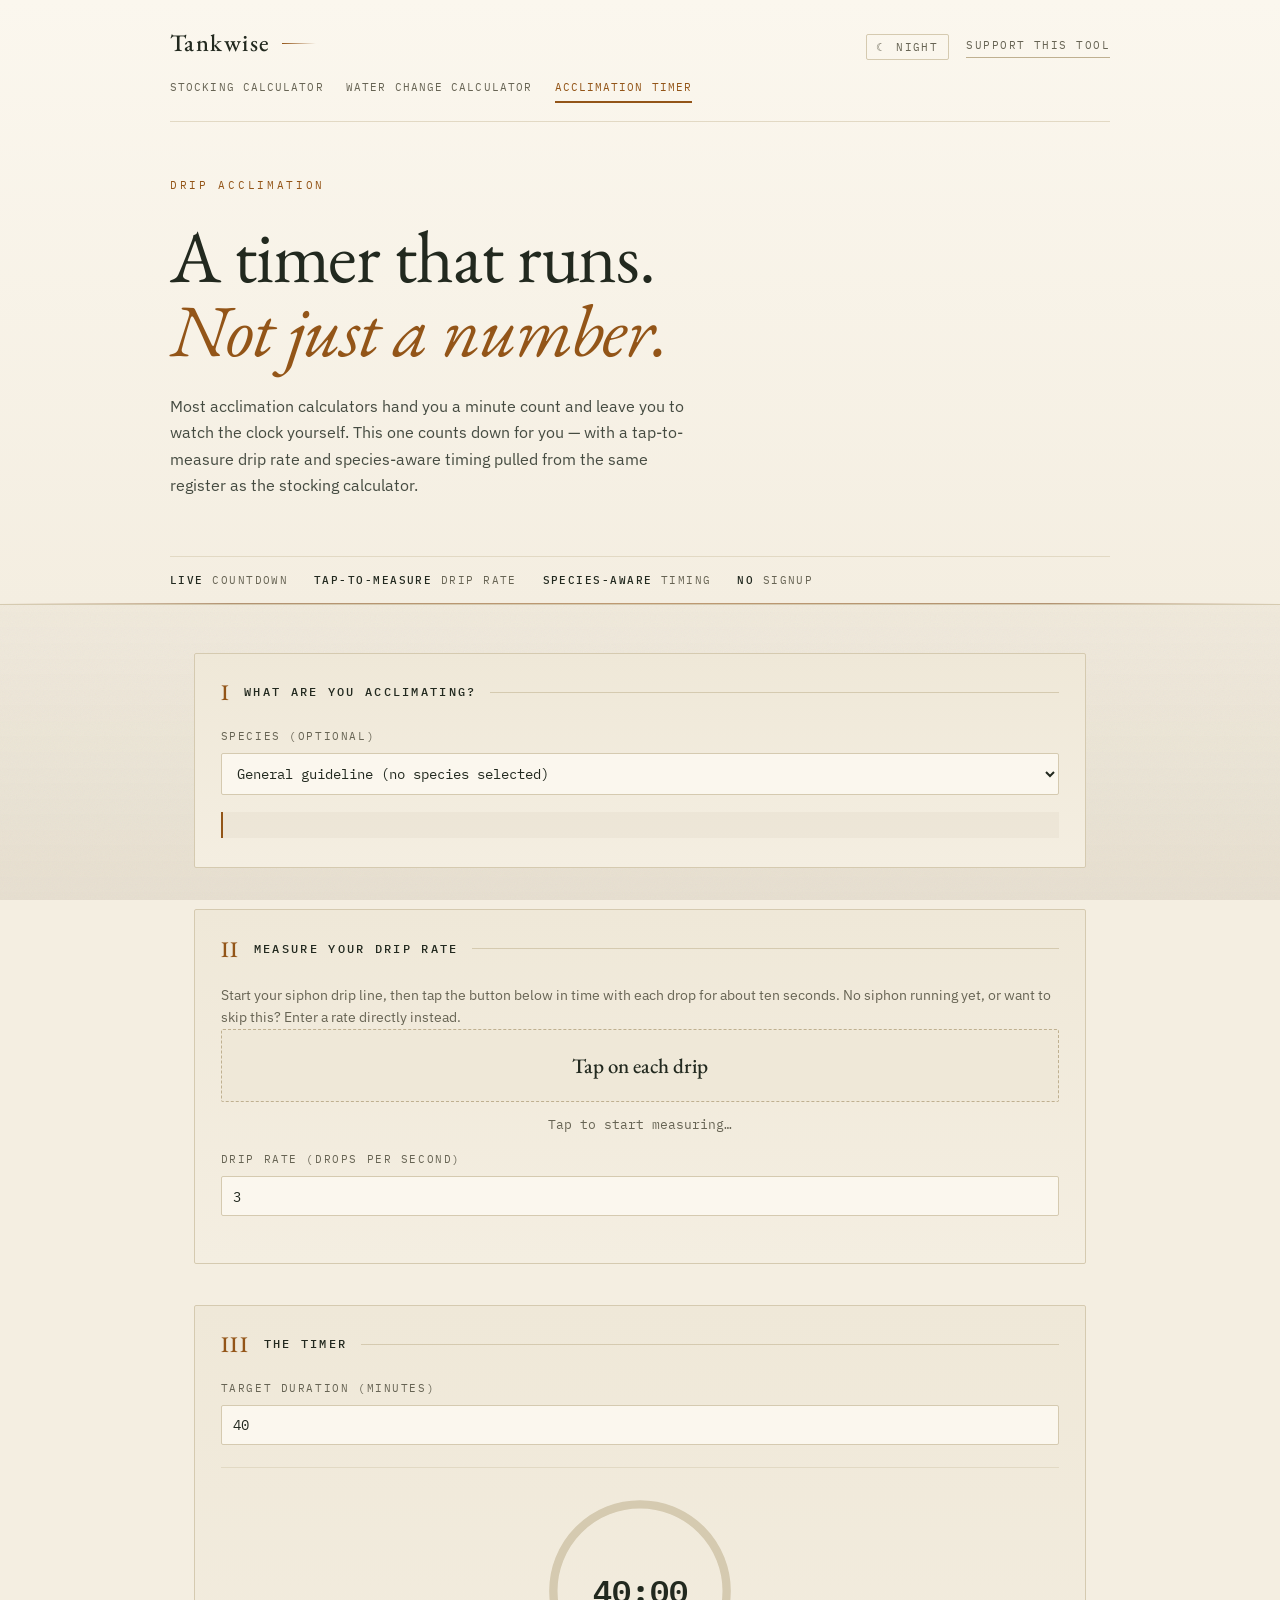
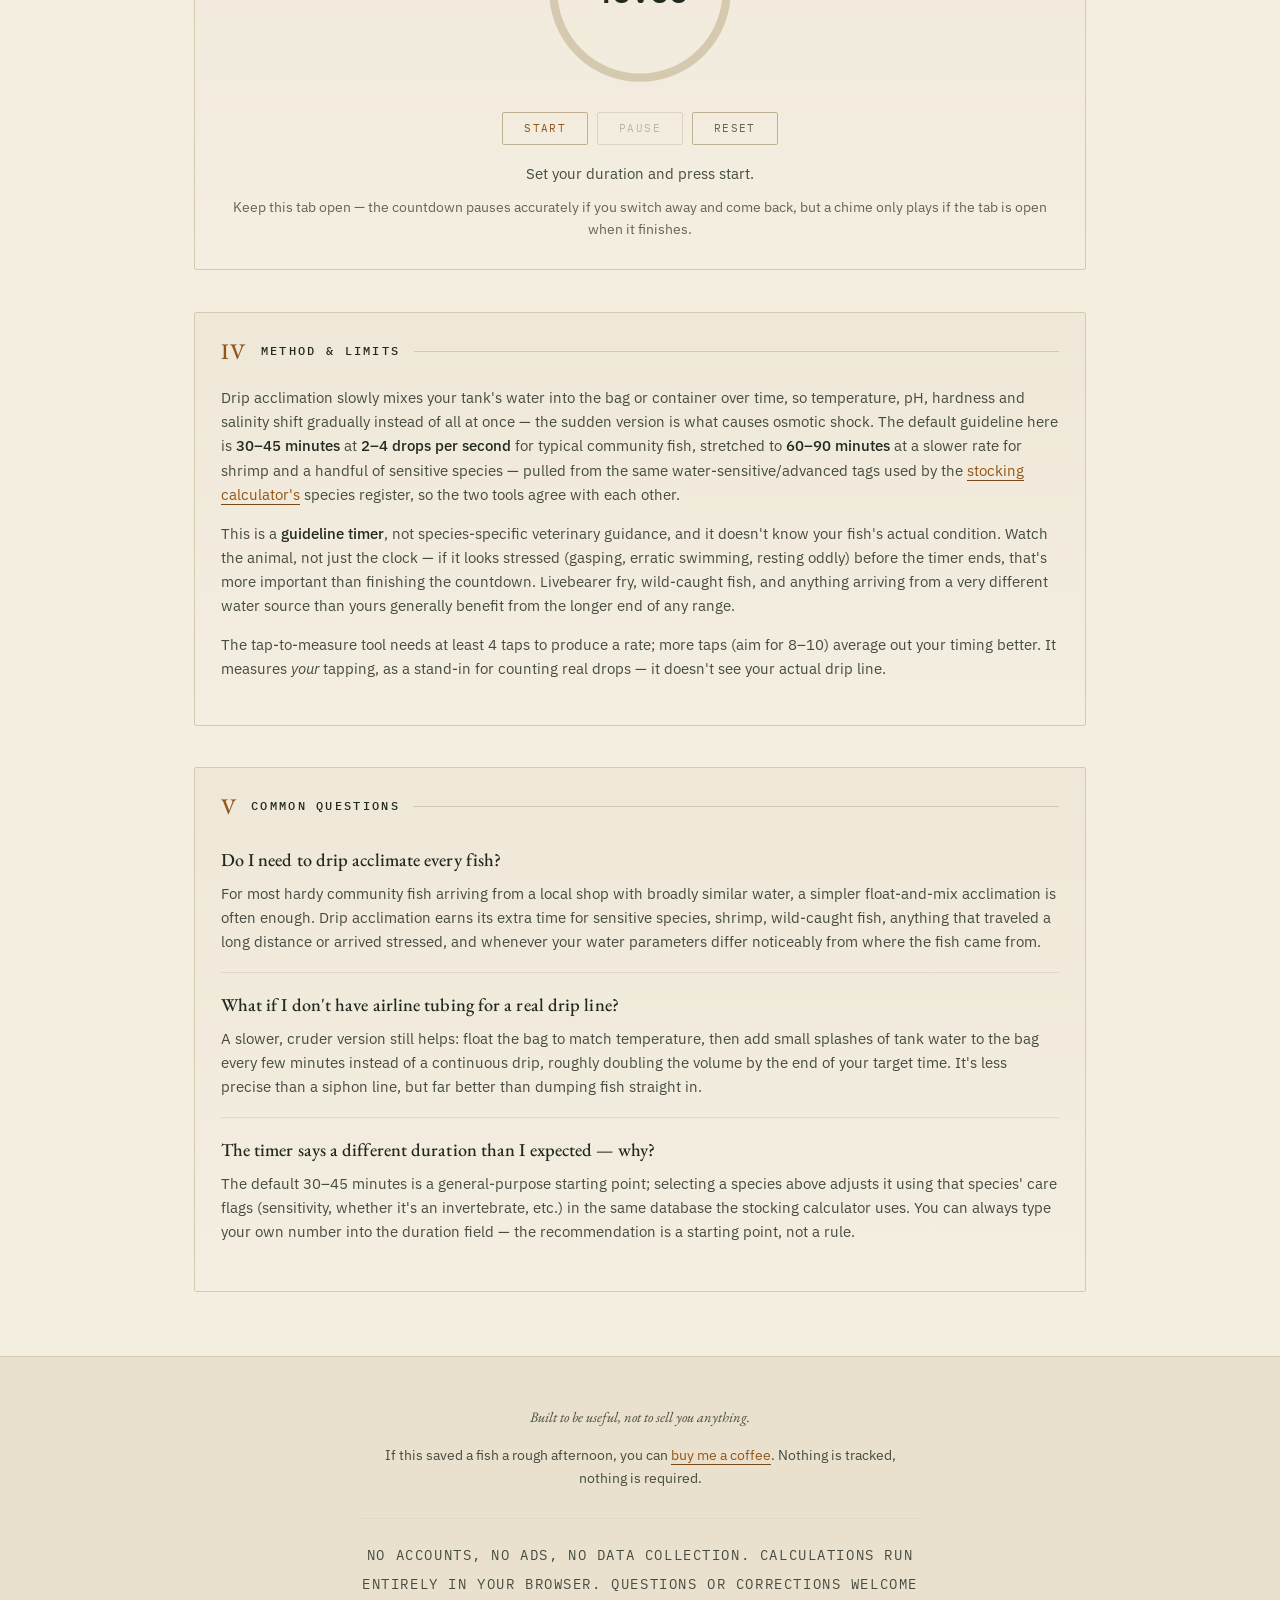
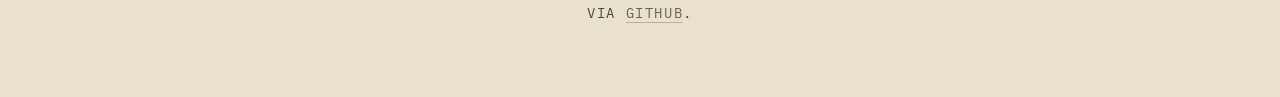
<file: tools/drip-acclimation-timer.html>
<!doctype html>
<html lang="en">
<head>
<meta charset="UTF-8" />
<meta name="viewport" content="width=device-width, initial-scale=1" />
<title>Drip Acclimation Timer — Tankwise</title>
<meta name="description" content="A free, working drip acclimation timer for new aquarium fish — not just a calculator. Tap to measure your drip rate, get a species-aware duration, and run a real countdown with an end chime." />
<link rel="canonical" href="https://koberheim.github.io/tools/drip-acclimation-timer.html" />
<meta name="google-site-verification" content="kkykua_KY_vLJIFKg8GfnX-6izK89qSfB3a8kxtB8u4" />

<meta property="og:type" content="website" />
<meta property="og:title" content="Drip Acclimation Timer" />
<meta property="og:description" content="A working countdown timer for acclimating new fish, not just a static calculator — tap to measure your drip rate and get species-aware guidance." />
<meta property="og:url" content="https://koberheim.github.io/tools/drip-acclimation-timer.html" />
<meta property="og:image" content="https://koberheim.github.io/og-image.png" />
<meta name="twitter:card" content="summary_large_image" />

<link rel="icon" href="data:image/svg+xml,%3Csvg xmlns='http://www.w3.org/2000/svg' viewBox='0 0 64 64'%3E%3Crect width='64' height='64' rx='8' fill='%23f4eee1'/%3E%3Cpath d='M8 33c8-13 25-15 34-6-4 10-17 15-26 11-3 4-6 4-8 2 2-3 2-5 0-7z' fill='%23a2601f'/%3E%3Ccircle cx='38' cy='27' r='2.2' fill='%23f4eee1'/%3E%3Cpath d='M42 27l12-7v14z' fill='%237d4817'/%3E%3C/svg%3E" />

<link rel="preconnect" href="https://fonts.googleapis.com" />
<link rel="preconnect" href="https://fonts.gstatic.com" crossorigin />
<link href="https://fonts.googleapis.com/css2?family=EB+Garamond:ital,wght@0,400;0,500;0,600;1,400;1,500&family=IBM+Plex+Mono:wght@400;500;600&family=IBM+Plex+Sans:wght@400;500;600&display=swap" rel="stylesheet" />
<link rel="stylesheet" href="../style.css?v=6" />

<script type="application/ld+json">
{
  "@context": "https://schema.org",
  "@type": "WebApplication",
  "name": "Drip Acclimation Timer",
  "applicationCategory": "UtilitiesApplication",
  "operatingSystem": "Any",
  "offers": { "@type": "Offer", "price": "0", "priceCurrency": "USD" },
  "description": "A free, working countdown timer for drip-acclimating new aquarium fish, with a tap-to-measure drip rate tool and species-aware duration guidance."
}
</script>
<script>
(function(){try{var t=localStorage.getItem("tankwise-theme");
if(t==="dark")document.documentElement.setAttribute("data-theme","dark");}catch(e){}})();
</script>
</head>
<body>

<div class="bubbles" aria-hidden="true">
  <span></span><span></span><span></span><span></span><span></span><span></span><span></span>
</div>

<header class="hero">
  <nav class="topbar">
    <a class="brand" href="../index.html">Tankwise<span class="brand-rule"></span></a>
    <div class="topbar-actions">
      <button type="button" id="theme-toggle" class="theme-toggle"></button>
      <a class="tip-link" href="../index.html#support">Support this tool</a>
    </div>
  </nav>

  <nav class="tool-nav" aria-label="Tankwise tools">
    <a href="../index.html">Stocking calculator</a>
    <a href="water-change-calculator.html">Water change calculator</a>
    <a href="drip-acclimation-timer.html" class="on">Acclimation timer</a>
  </nav>

  <div class="hero-copy">
    <div class="hero-text">
      <p class="eyebrow">Drip acclimation</p>
      <h1>A timer that runs. <span class="accent">Not just a number.</span></h1>
      <p class="lede">
        Most acclimation calculators hand you a minute count and leave you to
        watch the clock yourself. This one counts down for you &mdash; with a
        tap-to-measure drip rate and species-aware timing pulled from the
        same register as the stocking calculator.
      </p>
    </div>
  </div>

  <div class="masthead-meta">
    <span><b>Live</b> countdown</span>
    <span><b>Tap-to-measure</b> drip rate</span>
    <span><b>Species-aware</b> timing</span>
    <span><b>No</b> signup</span>
  </div>
</header>

<main>
  <section class="panel" aria-labelledby="species-select-heading">
    <h2 id="species-select-heading"><span class="numeral">I</span>What are you acclimating?</h2>
    <div class="field-row">
      <div class="field">
        <label for="at-species">Species (optional)</label>
        <select id="at-species">
          <option value="">General guideline (no species selected)</option>
        </select>
      </div>
    </div>
    <div id="at-recommendation" class="recommendation"></div>
  </section>

  <section class="panel" aria-labelledby="drip-rate-heading">
    <h2 id="drip-rate-heading"><span class="numeral">II</span>Measure your drip rate</h2>
    <p class="footnote" style="border-top:none; margin-top:0; padding-top:0;">
      Start your siphon drip line, then tap the button below in time with
      each drop for about ten seconds. No siphon running yet, or want to
      skip this? Enter a rate directly instead.
    </p>
    <button type="button" id="at-tap-btn" class="tap-btn">Tap on each drip</button>
    <div class="tap-readout" id="at-tap-readout">Tap to start measuring&hellip;</div>
    <div class="field-row" style="margin-top:1rem;">
      <div class="field">
        <label for="at-rate">Drip rate (drops per second)</label>
        <input id="at-rate" type="number" min="0.2" step="0.1" value="3" />
      </div>
    </div>
  </section>

  <section class="panel" id="top-of-results" aria-live="polite">
    <h2><span class="numeral">III</span>The timer</h2>
    <div class="field-row">
      <div class="field">
        <label for="at-minutes">Target duration (minutes)</label>
        <input id="at-minutes" type="number" min="1" step="5" value="40" />
      </div>
    </div>

    <div class="timer-display">
      <div class="timer-ring-wrap">
        <svg class="timer-ring" viewBox="0 0 120 120" aria-hidden="true">
          <circle class="timer-ring-track" cx="60" cy="60" r="52" />
          <circle class="timer-ring-progress" id="at-ring" cx="60" cy="60" r="52" />
        </svg>
        <div class="timer-time" id="at-time">40:00</div>
      </div>
      <div class="timer-controls">
        <button type="button" id="at-start" class="mini-btn timer-btn">Start</button>
        <button type="button" id="at-pause" class="mini-btn ghost timer-btn" disabled>Pause</button>
        <button type="button" id="at-reset" class="mini-btn ghost timer-btn">Reset</button>
      </div>
      <p class="status-line" id="at-status">Set your duration and press start.</p>
      <p class="footnote" style="border-top:none; margin-top:0.6rem; padding-top:0;">
        Keep this tab open — the countdown pauses accurately if you switch
        away and come back, but a chime only plays if the tab is open when
        it finishes.
      </p>
    </div>
  </section>

  <section class="panel method-panel">
    <h2><span class="numeral">IV</span>Method &amp; limits</h2>
    <p>
      Drip acclimation slowly mixes your tank's water into the bag or
      container over time, so temperature, pH, hardness and salinity shift
      gradually instead of all at once &mdash; the sudden version is what
      causes osmotic shock. The default guideline here is
      <strong>30&ndash;45 minutes</strong> at <strong>2&ndash;4 drops per
      second</strong> for typical community fish, stretched to
      <strong>60&ndash;90 minutes</strong> at a slower rate for shrimp and a
      handful of sensitive species &mdash; pulled from the same
      water-sensitive/advanced tags used by the
      <a href="../index.html">stocking calculator's</a> species register, so
      the two tools agree with each other.
    </p>
    <p>
      This is a <strong>guideline timer</strong>, not species-specific
      veterinary guidance, and it doesn't know your fish's actual condition.
      Watch the animal, not just the clock &mdash; if it looks stressed
      (gasping, erratic swimming, resting oddly) before the timer ends,
      that's more important than finishing the countdown. Livebearer fry,
      wild-caught fish, and anything arriving from a very different water
      source than yours generally benefit from the longer end of any range.
    </p>
    <p>
      The tap-to-measure tool needs at least 4 taps to produce a rate; more
      taps (aim for 8&ndash;10) average out your timing better. It measures
      <em>your</em> tapping, as a stand-in for counting real drops &mdash;
      it doesn't see your actual drip line.
    </p>
  </section>

  <section class="panel faq-panel" aria-labelledby="at-faq-heading">
    <h2 id="at-faq-heading"><span class="numeral">V</span>Common questions</h2>

    <div class="faq-item">
      <h3>Do I need to drip acclimate every fish?</h3>
      <p>
        For most hardy community fish arriving from a local shop with
        broadly similar water, a simpler float-and-mix acclimation is often
        enough. Drip acclimation earns its extra time for sensitive species,
        shrimp, wild-caught fish, anything that traveled a long distance or
        arrived stressed, and whenever your water parameters differ
        noticeably from where the fish came from.
      </p>
    </div>

    <div class="faq-item">
      <h3>What if I don't have airline tubing for a real drip line?</h3>
      <p>
        A slower, cruder version still helps: float the bag to match
        temperature, then add small splashes of tank water to the bag every
        few minutes instead of a continuous drip, roughly doubling the
        volume by the end of your target time. It's less precise than a
        siphon line, but far better than dumping fish straight in.
      </p>
    </div>

    <div class="faq-item">
      <h3>The timer says a different duration than I expected &mdash; why?</h3>
      <p>
        The default 30&ndash;45 minutes is a general-purpose starting point;
        selecting a species above adjusts it using that species' care flags
        (sensitivity, whether it's an invertebrate, etc.) in the same
        database the stocking calculator uses. You can always type your own
        number into the duration field &mdash; the recommendation is a
        starting point, not a rule.
      </p>
    </div>
  </section>
</main>

<footer id="support" class="site-footer">
  <div class="footer-inner">
    <p class="footer-tagline">Built to be useful, not to sell you anything.</p>
    <p>
      If this saved a fish a rough afternoon, you can
      <a href="https://ko-fi.com/kober" class="kofi-button" target="_blank" rel="noopener">buy me a coffee</a>.
      Nothing is tracked, nothing is required.
    </p>
    <p class="footer-fine">
      No accounts, no ads, no data collection. Calculations run entirely in
      your browser. Questions or corrections welcome via
      <a href="https://github.com/koberheim/koberheim.github.io" target="_blank" rel="noopener">GitHub</a>.
    </p>
  </div>
</footer>

<script src="../species-data.js?v=6"></script>
<script src="acclimation-timer.js?v=1"></script>
<script src="../theme.js?v=6"></script>
</body>
</html>
</file>
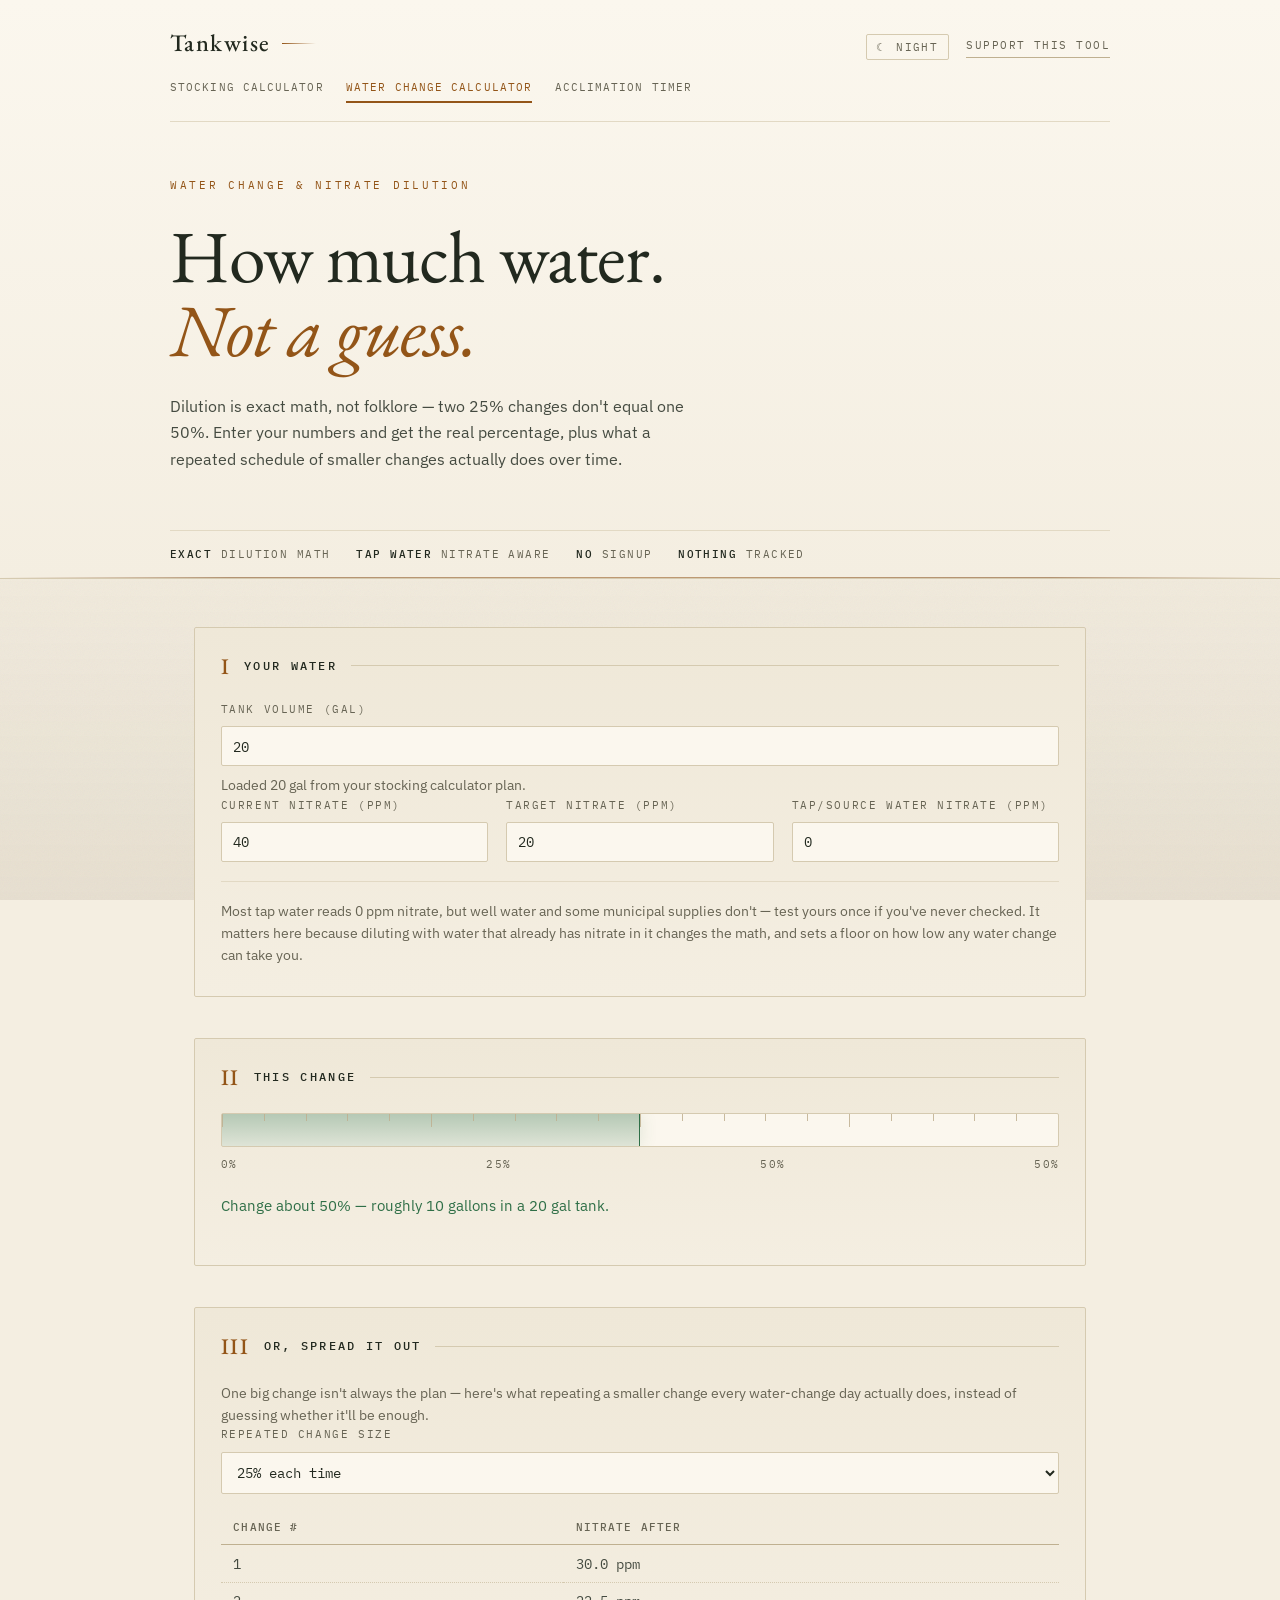
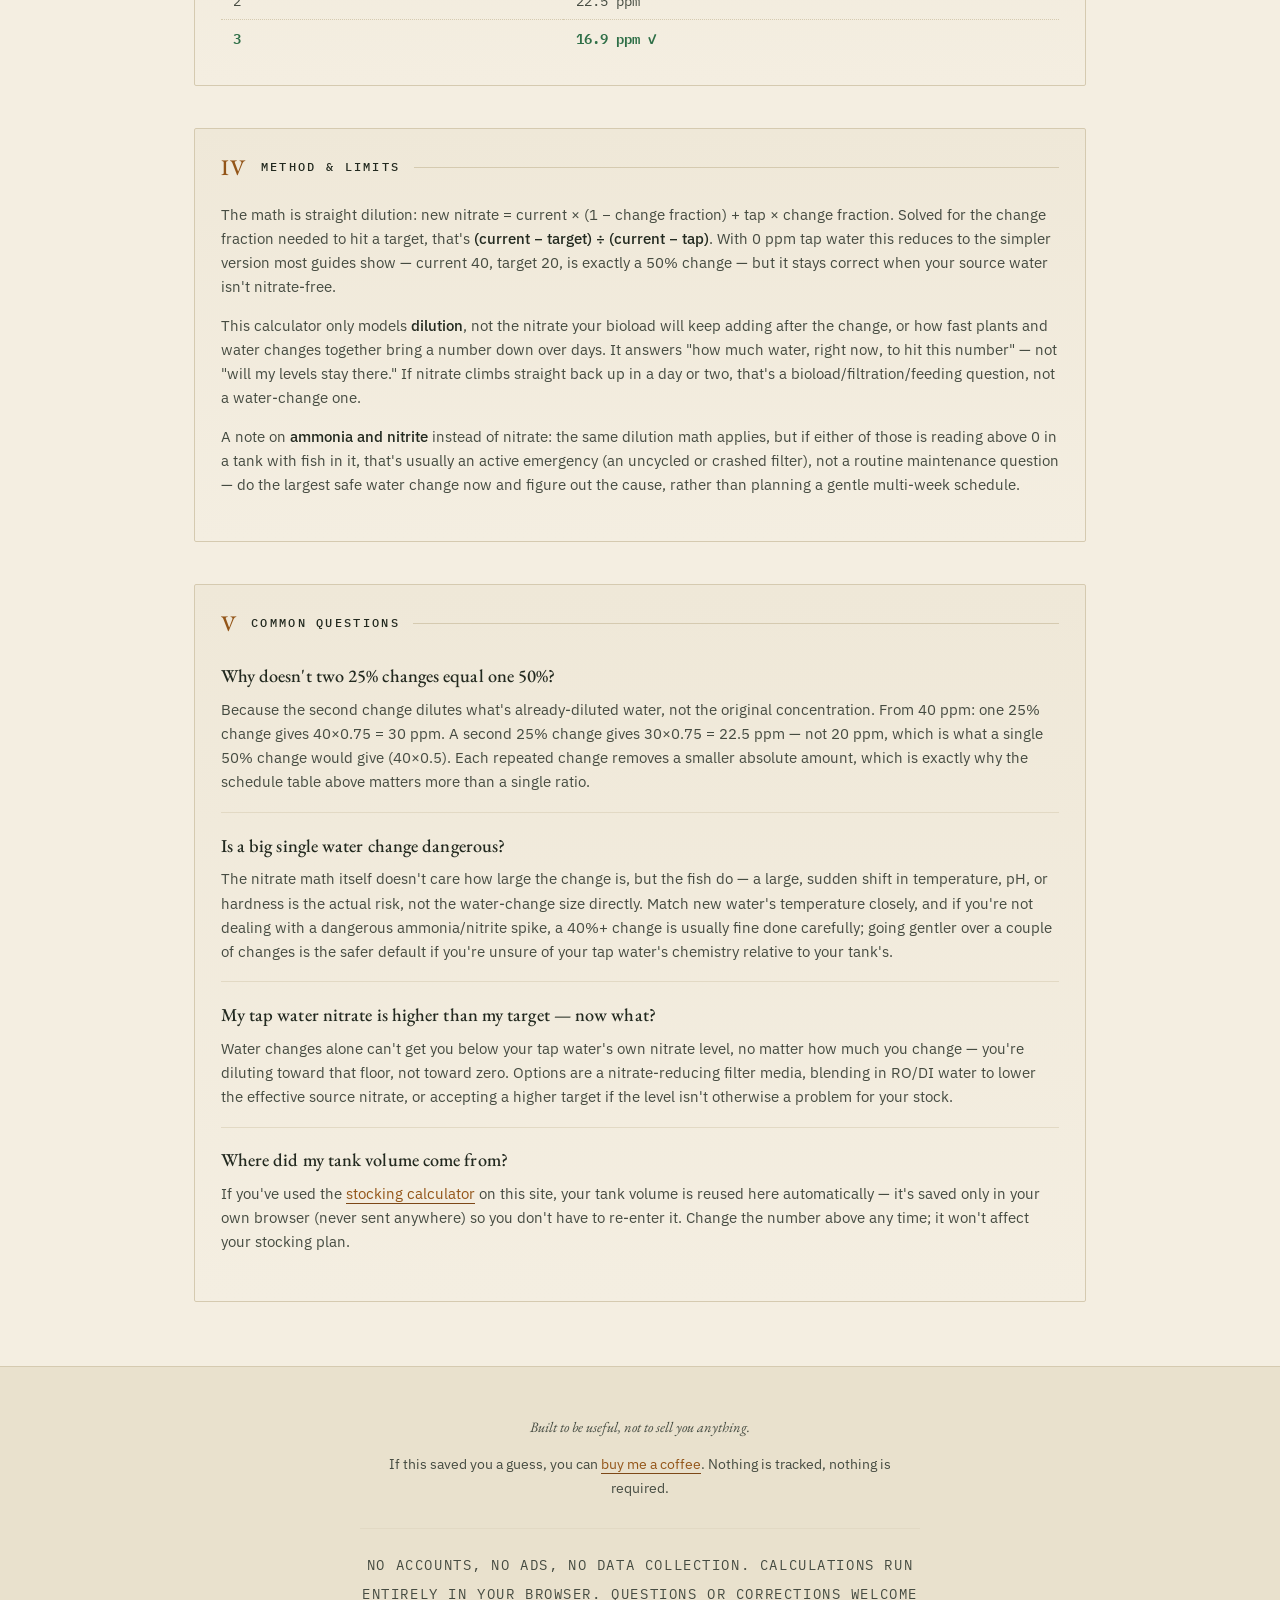
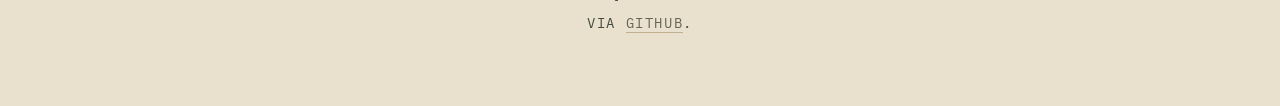
<file: tools/water-change-calculator.html>
<!doctype html>
<html lang="en">
<head>
<meta charset="UTF-8" />
<meta name="viewport" content="width=device-width, initial-scale=1" />
<title>Water Change &amp; Nitrate Dilution Calculator — Tankwise</title>
<meta name="description" content="Free aquarium water change calculator. Enter your current and target nitrate to get the exact water-change percentage — plus a real multi-week schedule, since repeated small changes don't add up the way people assume." />
<link rel="canonical" href="https://koberheim.github.io/tools/water-change-calculator.html" />
<meta name="google-site-verification" content="kkykua_KY_vLJIFKg8GfnX-6izK89qSfB3a8kxtB8u4" />

<meta property="og:type" content="website" />
<meta property="og:title" content="Water Change &amp; Nitrate Dilution Calculator" />
<meta property="og:description" content="Exact water-change percentage for your target nitrate, plus a real dilution schedule for repeated smaller changes." />
<meta property="og:url" content="https://koberheim.github.io/tools/water-change-calculator.html" />
<meta property="og:image" content="https://koberheim.github.io/og-image.png" />
<meta name="twitter:card" content="summary_large_image" />

<link rel="icon" href="data:image/svg+xml,%3Csvg xmlns='http://www.w3.org/2000/svg' viewBox='0 0 64 64'%3E%3Crect width='64' height='64' rx='8' fill='%23f4eee1'/%3E%3Cpath d='M8 33c8-13 25-15 34-6-4 10-17 15-26 11-3 4-6 4-8 2 2-3 2-5 0-7z' fill='%23a2601f'/%3E%3Ccircle cx='38' cy='27' r='2.2' fill='%23f4eee1'/%3E%3Cpath d='M42 27l12-7v14z' fill='%237d4817'/%3E%3C/svg%3E" />

<link rel="preconnect" href="https://fonts.googleapis.com" />
<link rel="preconnect" href="https://fonts.gstatic.com" crossorigin />
<link href="https://fonts.googleapis.com/css2?family=EB+Garamond:ital,wght@0,400;0,500;0,600;1,400;1,500&family=IBM+Plex+Mono:wght@400;500;600&family=IBM+Plex+Sans:wght@400;500;600&display=swap" rel="stylesheet" />
<link rel="stylesheet" href="../style.css?v=6" />

<script type="application/ld+json">
{
  "@context": "https://schema.org",
  "@type": "WebApplication",
  "name": "Water Change & Nitrate Dilution Calculator",
  "applicationCategory": "UtilitiesApplication",
  "operatingSystem": "Any",
  "offers": { "@type": "Offer", "price": "0", "priceCurrency": "USD" },
  "description": "A free water change calculator for aquariums: exact dilution percentage for a target nitrate level, plus a repeated-change schedule."
}
</script>
<script>
(function(){try{var t=localStorage.getItem("tankwise-theme");
if(t==="dark")document.documentElement.setAttribute("data-theme","dark");}catch(e){}})();
</script>
</head>
<body>

<div class="bubbles" aria-hidden="true">
  <span></span><span></span><span></span><span></span><span></span><span></span><span></span>
</div>

<header class="hero">
  <nav class="topbar">
    <a class="brand" href="../index.html">Tankwise<span class="brand-rule"></span></a>
    <div class="topbar-actions">
      <button type="button" id="theme-toggle" class="theme-toggle"></button>
      <a class="tip-link" href="../index.html#support">Support this tool</a>
    </div>
  </nav>

  <nav class="tool-nav" aria-label="Tankwise tools">
    <a href="../index.html">Stocking calculator</a>
    <a href="water-change-calculator.html" class="on">Water change calculator</a>
    <a href="drip-acclimation-timer.html">Acclimation timer</a>
  </nav>

  <div class="hero-copy">
    <div class="hero-text">
      <p class="eyebrow">Water change &amp; nitrate dilution</p>
      <h1>How much water. <span class="accent">Not a guess.</span></h1>
      <p class="lede">
        Dilution is exact math, not folklore &mdash; two 25% changes don't
        equal one 50%. Enter your numbers and get the real percentage, plus
        what a repeated schedule of smaller changes actually does over time.
      </p>
    </div>
  </div>

  <div class="masthead-meta">
    <span><b>Exact</b> dilution math</span>
    <span><b>Tap water</b> nitrate aware</span>
    <span><b>No</b> signup</span>
    <span><b>Nothing</b> tracked</span>
  </div>
</header>

<main>
  <section class="panel" aria-labelledby="water-heading">
    <h2 id="water-heading"><span class="numeral">I</span>Your water</h2>

    <div class="field-row">
      <div class="field">
        <label for="wc-gallons">Tank volume (gal)</label>
        <input id="wc-gallons" type="number" min="1" step="0.5" value="20" />
      </div>
    </div>
    <p class="footnote" id="wc-tank-hint" style="display:none; margin-top:-0.6rem; padding-top:0; border-top:none;"></p>

    <div class="field-row">
      <div class="field">
        <label for="wc-current">Current nitrate (ppm)</label>
        <input id="wc-current" type="number" min="0" step="1" value="40" />
      </div>
      <div class="field">
        <label for="wc-target">Target nitrate (ppm)</label>
        <input id="wc-target" type="number" min="0" step="1" value="20" />
      </div>
      <div class="field">
        <label for="wc-tap">Tap/source water nitrate (ppm)</label>
        <input id="wc-tap" type="number" min="0" step="1" value="0" />
      </div>
    </div>
    <p class="footnote">
      Most tap water reads 0 ppm nitrate, but well water and some municipal
      supplies don't &mdash; test yours once if you've never checked. It
      matters here because diluting with water that already has nitrate in
      it changes the math, and sets a floor on how low any water change can
      take you.
    </p>
  </section>

  <section class="panel" id="top-of-results" aria-live="polite">
    <h2><span class="numeral">II</span>This change</h2>
    <div class="gauge-wrap">
      <div class="gauge">
        <div class="gauge-fill" id="wc-fill"></div>
      </div>
      <div class="gauge-labels">
        <span>0%</span><span>25%</span><span>50%</span><span id="wc-pct">&mdash;</span>
      </div>
    </div>
    <p class="status-line" id="wc-status">Enter your numbers above.</p>
    <div id="wc-warnings" class="warnings" role="alert"></div>
  </section>

  <section class="panel" aria-labelledby="schedule-heading">
    <h2 id="schedule-heading"><span class="numeral">III</span>Or, spread it out</h2>
    <p class="footnote" style="border-top:none; margin-top:0; padding-top:0;">
      One big change isn't always the plan &mdash; here's what repeating a
      smaller change every water-change day actually does, instead of
      guessing whether it'll be enough.
    </p>
    <div class="field-row">
      <div class="field">
        <label for="wc-step">Repeated change size</label>
        <select id="wc-step">
          <option value="0.1">10% each time</option>
          <option value="0.15">15% each time</option>
          <option value="0.2">20% each time</option>
          <option value="0.25" selected>25% each time</option>
          <option value="0.3">30% each time</option>
          <option value="0.4">40% each time</option>
          <option value="0.5">50% each time</option>
        </select>
      </div>
    </div>
    <div class="table-wrap">
      <table class="data-table" id="wc-schedule">
        <thead><tr><th>Change #</th><th>Nitrate after</th></tr></thead>
        <tbody></tbody>
      </table>
    </div>
  </section>

  <section class="panel method-panel">
    <h2><span class="numeral">IV</span>Method &amp; limits</h2>
    <p>
      The math is straight dilution: new nitrate = current &times; (1 &minus;
      change fraction) + tap &times; change fraction. Solved for the change
      fraction needed to hit a target, that's
      <strong>(current &minus; target) &divide; (current &minus; tap)</strong>.
      With 0 ppm tap water this reduces to the simpler version most guides
      show &mdash; current 40, target 20, is exactly a 50% change &mdash; but
      it stays correct when your source water isn't nitrate-free.
    </p>
    <p>
      This calculator only models <strong>dilution</strong>, not the nitrate
      your bioload will keep adding after the change, or how fast plants and
      water changes together bring a number down over days. It answers "how
      much water, right now, to hit this number" &mdash; not "will my levels
      stay there." If nitrate climbs straight back up in a day or two, that's
      a bioload/filtration/feeding question, not a water-change one.
    </p>
    <p>
      A note on <strong>ammonia and nitrite</strong> instead of nitrate: the
      same dilution math applies, but if either of those is reading above 0
      in a tank with fish in it, that's usually an active emergency (an
      uncycled or crashed filter), not a routine maintenance question &mdash;
      do the largest safe water change now and figure out the cause, rather
      than planning a gentle multi-week schedule.
    </p>
  </section>

  <section class="panel faq-panel" aria-labelledby="wc-faq-heading">
    <h2 id="wc-faq-heading"><span class="numeral">V</span>Common questions</h2>

    <div class="faq-item">
      <h3>Why doesn't two 25% changes equal one 50%?</h3>
      <p>
        Because the second change dilutes what's already-diluted water, not
        the original concentration. From 40 ppm: one 25% change gives
        40&times;0.75 = 30 ppm. A second 25% change gives 30&times;0.75 =
        22.5 ppm &mdash; not 20 ppm, which is what a single 50% change would
        give (40&times;0.5). Each repeated change removes a smaller absolute
        amount, which is exactly why the schedule table above matters more
        than a single ratio.
      </p>
    </div>

    <div class="faq-item">
      <h3>Is a big single water change dangerous?</h3>
      <p>
        The nitrate math itself doesn't care how large the change is, but the
        fish do &mdash; a large, sudden shift in temperature, pH, or hardness
        is the actual risk, not the water-change size directly. Match new
        water's temperature closely, and if you're not dealing with a
        dangerous ammonia/nitrite spike, a 40%+ change is usually fine done
        carefully; going gentler over a couple of changes is the safer
        default if you're unsure of your tap water's chemistry relative to
        your tank's.
      </p>
    </div>

    <div class="faq-item">
      <h3>My tap water nitrate is higher than my target &mdash; now what?</h3>
      <p>
        Water changes alone can't get you below your tap water's own nitrate
        level, no matter how much you change &mdash; you're diluting toward
        that floor, not toward zero. Options are a nitrate-reducing filter
        media, blending in RO/DI water to lower the effective source nitrate,
        or accepting a higher target if the level isn't otherwise a problem
        for your stock.
      </p>
    </div>

    <div class="faq-item">
      <h3>Where did my tank volume come from?</h3>
      <p>
        If you've used the <a href="../index.html">stocking calculator</a> on
        this site, your tank volume is reused here automatically &mdash; it's
        saved only in your own browser (never sent anywhere) so you don't
        have to re-enter it. Change the number above any time; it won't
        affect your stocking plan.
      </p>
    </div>
  </section>
</main>

<footer id="support" class="site-footer">
  <div class="footer-inner">
    <p class="footer-tagline">Built to be useful, not to sell you anything.</p>
    <p>
      If this saved you a guess, you can
      <a href="https://ko-fi.com/kober" class="kofi-button" target="_blank" rel="noopener">buy me a coffee</a>.
      Nothing is tracked, nothing is required.
    </p>
    <p class="footer-fine">
      No accounts, no ads, no data collection. Calculations run entirely in
      your browser. Questions or corrections welcome via
      <a href="https://github.com/koberheim/koberheim.github.io" target="_blank" rel="noopener">GitHub</a>.
    </p>
  </div>
</footer>

<script src="water-change.js?v=1"></script>
<script src="../theme.js?v=6"></script>
</body>
</html>
</file>
<file: style.css>
/* ===========================================================================
   Tankwise — an ichthyological specimen register, under two lights.
   ---------------------------------------------------------------------------
   Typography is set like a scientific plate throughout: EB Garamond for the
   register and its binomials, IBM Plex Mono for every measured quantity,
   hairline rules and roman-numeral plate captions between sections.
   =========================================================================== */

/* ---------------------------------------------------------------------------
   Two lighting states, one system.

   Default — "daylight": aged plate paper with sepia ink, the way a
   19th-century ichthyological monograph was actually printed.
   Optional — "blackwater": the same register seen in a darkened fishroom.

   Variable names are lighting-neutral (--bg-*, --fg, --accent) so the whole
   stylesheet is written once and only the values swap.
   --------------------------------------------------------------------------- */

:root {
  /* paper, brightest → deepest */
  --bg-0: #fbf7ee;
  --bg-1: #f4eee1;
  --bg-2: #efe8d8;
  --bg-3: #e9e1cd;
  --bg-4: #ded3b9;

  --line: #d5cab0;
  --line-soft: #e2d9c4;
  --line-bright: #bfb090;

  /* sepia — printer's ink, the daylight cousin of tannin */
  --accent: #935518;
  --accent-deep: #7d4817;
  --accent-glow: rgba(147, 85, 24, 0.18);

  --fg: #22291f;      /* headings */
  --text: #454b41;    /* body */
  --muted: #676454;

  --good: #2f6f47;
  --warn: #845914;
  --bad: #a33d29;

  /* atmosphere: warm light falling across the page */
  --wash-1: rgba(147, 85, 24, 0.07);
  --wash-2: rgba(47, 111, 71, 0.05);
  --vignette: rgba(120, 100, 62, 0.10);
  --grain: 0.05;
  --card-bg: var(--bg-1);
  --card-hover: var(--bg-0);
  --footer-bg: var(--bg-3);
  --sticky-bg: rgba(251, 247, 238, 0.94);

  --sticky-shadow: 0 16px 40px -18px rgba(90, 72, 40, 0.45);
  --mote: rgba(103, 100, 84, 0.32);
  --note-wash: rgba(120, 100, 62, 0.05);
  --bad-text: #8f3421;
  --warn-text: #7a5314;
  --alert-line: rgba(163, 61, 41, 0.35);
  --alert-wash: rgba(163, 61, 41, 0.06);
  --fill-idle-a: rgba(109, 106, 91, 0.22); --fill-idle-b: rgba(109, 106, 91, 0.10);
  --fill-good-a: rgba(47, 111, 71, 0.34);  --fill-good-b: rgba(47, 111, 71, 0.14);
  --fill-warn-a: rgba(132, 89, 20, 0.34);  --fill-warn-b: rgba(132, 89, 20, 0.14);
  --fill-bad-a:  rgba(163, 61, 41, 0.32);  --fill-bad-b:  rgba(163, 61, 41, 0.13);
  --active-a: rgba(147, 85, 24, 0.10);     --active-b: rgba(147, 85, 24, 0.05);

  --font-display: "EB Garamond", "Iowan Old Style", Georgia, serif;
  --font-body: "IBM Plex Sans", -apple-system, BlinkMacSystemFont, sans-serif;
  --font-mono: "IBM Plex Mono", ui-monospace, "SF Mono", Menlo, monospace;

  --rule: 1px solid var(--line);
}

:root[data-theme="dark"] {
  /* water column, shallow → deep */
  --bg-0: #050908;
  --bg-1: #0a0f0e;
  --bg-2: #0f1615;
  --bg-3: #141d1b;
  --bg-4: #1a2422;

  --line: #22302c;
  --line-soft: #1a2523;
  --line-bright: #33443f;

  /* tannin — the amber of blackwater */
  --accent: #d9a05c;
  --accent-deep: #a97733;
  --accent-glow: rgba(217, 160, 92, 0.16);

  --fg: #ece4d2;
  --text: #b9b6a8;
  --muted: #8b8d84;

  --good: #63b98a;
  --warn: #d9a05c;
  --bad: #d9705a;

  --wash-1: rgba(217, 160, 92, 0.09);
  --wash-2: rgba(99, 185, 138, 0.05);
  --vignette: rgba(0, 0, 0, 0.45);
  --grain: 0.045;
  --card-bg: var(--bg-1);
  --card-hover: var(--bg-2);
  --footer-bg: var(--bg-0);
  --sticky-shadow: 0 16px 40px -14px #000;
  --mote: rgba(236, 228, 210, 0.5);
  --note-wash: rgba(255, 255, 255, 0.022);
  --bad-text: #edb0a1;
  --warn-text: #ddbb8c;
  --alert-line: rgba(217, 112, 90, 0.45);
  --alert-wash: rgba(217, 112, 90, 0.07);
  --fill-idle-a: rgba(125, 128, 121, 0.35); --fill-idle-b: rgba(125, 128, 121, 0.16);
  --fill-good-a: rgba(99, 185, 138, 0.42);  --fill-good-b: rgba(99, 185, 138, 0.16);
  --fill-warn-a: rgba(217, 160, 92, 0.45);  --fill-warn-b: rgba(217, 160, 92, 0.16);
  --fill-bad-a:  rgba(217, 112, 90, 0.45);  --fill-bad-b:  rgba(217, 112, 90, 0.16);
  --active-a: rgba(217, 160, 92, 0.09);     --active-b: rgba(217, 160, 92, 0.035);
  --sticky-bg: rgba(10, 15, 14, 0.94);
}

* { box-sizing: border-box; }
html { scroll-behavior: smooth; }

body {
  margin: 0;
  background: var(--bg-1);
  color: var(--text);
  font-family: var(--font-body);
  font-size: 16px;
  line-height: 1.62;
  -webkit-font-smoothing: antialiased;
  position: relative;
}

/* Light entering the water column from above, plus a printed-paper tooth. */
body::before {
  content: "";
  position: fixed;
  inset: 0;
  pointer-events: none;
  z-index: 0;
  background:
    radial-gradient(120% 70% at 50% -20%, var(--wash-1), transparent 60%),
    radial-gradient(90% 50% at 15% 0%, var(--wash-2), transparent 55%),
    linear-gradient(180deg, transparent 55%, var(--vignette) 100%);
}
body::after {
  content: "";
  position: fixed;
  inset: 0;
  pointer-events: none;
  z-index: 0;
  opacity: var(--grain);
  background-image: url("data:image/svg+xml,%3Csvg xmlns='http://www.w3.org/2000/svg' width='140' height='140'%3E%3Cfilter id='n'%3E%3CfeTurbulence type='fractalNoise' baseFrequency='0.85' numOctaves='3'/%3E%3C/filter%3E%3Crect width='140' height='140' filter='url(%23n)'/%3E%3C/svg%3E");
}

a { color: inherit; }

h1, h2, h3 {
  font-family: var(--font-display);
  font-weight: 500;
  color: var(--fg);
  margin: 0 0 0.5em;
  letter-spacing: 0.005em;
}

/* ---------- suspended particulate (marine snow) ---------- */
.bubbles {
  position: fixed;
  inset: 0;
  pointer-events: none;
  overflow: hidden;
  z-index: 0;
}
.bubbles span {
  position: absolute;
  bottom: -6%;
  width: var(--s, 2px);
  height: var(--s, 2px);
  border-radius: 50%;
  background: var(--mote);
  animation: drift var(--dur, 34s) linear infinite;
  animation-delay: var(--delay, 0s);
  opacity: 0;
}
.bubbles span:nth-child(1) { left: 8%;  --s: 2px; --dur: 38s; --delay: -3s; }
.bubbles span:nth-child(2) { left: 21%; --s: 1px; --dur: 30s; --delay: -12s; }
.bubbles span:nth-child(3) { left: 36%; --s: 3px; --dur: 46s; --delay: -1s; }
.bubbles span:nth-child(4) { left: 52%; --s: 1px; --dur: 33s; --delay: -20s; }
.bubbles span:nth-child(5) { left: 67%; --s: 2px; --dur: 41s; --delay: -8s; }
.bubbles span:nth-child(6) { left: 81%; --s: 1px; --dur: 29s; --delay: -16s; }
.bubbles span:nth-child(7) { left: 93%; --s: 2px; --dur: 44s; --delay: -25s; }

@keyframes drift {
  0%   { transform: translate(0, 0); opacity: 0; }
  12%  { opacity: 0.55; }
  88%  { opacity: 0.3; }
  100% { transform: translate(22px, -108vh); opacity: 0; }
}
@media (prefers-reduced-motion: reduce) {
  .bubbles { display: none; }
}

/* ---------- masthead ---------- */
.hero {
  position: relative;
  z-index: 1;
  background:
    linear-gradient(180deg, var(--bg-0) 0%, var(--bg-1) 100%);
  border-bottom: 1px solid var(--line);
  padding: 1.5rem 1.5rem 0;
  overflow: hidden;
}

/* the water's surface: a single luminous line */
.hero::after {
  content: "";
  position: absolute;
  left: 0; right: 0; bottom: 0;
  height: 1px;
  background: linear-gradient(90deg,
    transparent, var(--accent-deep) 18%, var(--accent) 50%, var(--accent-deep) 82%, transparent);
  opacity: 0.55;
}

.topbar {
  max-width: 940px;
  margin: 0 auto;
  display: flex;
  align-items: baseline;
  justify-content: space-between;
  gap: 1rem;
  padding-bottom: 1rem;
}

/* tool switcher — a plate-index for the whole site, not just this page */
.tool-nav {
  max-width: 940px;
  margin: 0 auto;
  display: flex;
  flex-wrap: wrap;
  gap: 0.3rem 1.4rem;
  padding-bottom: 1.1rem;
  border-bottom: 1px solid var(--line-soft);
}
.tool-nav a {
  font-family: var(--font-mono);
  font-size: 0.68rem;
  text-transform: uppercase;
  letter-spacing: 0.1em;
  text-decoration: none;
  color: var(--muted);
  padding-bottom: 0.3rem;
  border-bottom: 2px solid transparent;
  transition: color 0.18s, border-color 0.18s;
}
.tool-nav a:hover { color: var(--fg); }
.tool-nav a.on {
  color: var(--accent);
  border-bottom-color: var(--accent);
}

.brand {
  font-family: var(--font-display);
  font-size: 1.5rem;
  font-weight: 500;
  color: var(--fg);
  letter-spacing: 0.06em;
  text-decoration: none;
  display: flex;
  align-items: center;
  gap: 0.7rem;
}
/* a plate-rule beside the wordmark, in place of a logo glyph */
.brand-rule {
  width: 34px;
  height: 1px;
  background: linear-gradient(90deg, var(--accent), transparent);
}

.tip-link {
  font-family: var(--font-mono);
  font-size: 0.7rem;
  text-transform: uppercase;
  letter-spacing: 0.13em;
  color: var(--muted);
  text-decoration: none;
  padding-bottom: 2px;
  border-bottom: 1px solid var(--line-bright);
  transition: color 0.2s, border-color 0.2s;
}
.tip-link:hover { color: var(--accent); border-color: var(--accent); }

.topbar-actions {
  display: flex;
  align-items: center;
  gap: 1.1rem;
}

/* day / night — an aquarium light cycle */
.theme-toggle {
  font-family: var(--font-mono);
  font-size: 0.66rem;
  text-transform: uppercase;
  letter-spacing: 0.13em;
  color: var(--muted);
  background: transparent;
  border: 1px solid var(--line);
  border-radius: 2px;
  padding: 0.34rem 0.6rem;
  cursor: pointer;
  white-space: nowrap;
  transition: color 0.2s, border-color 0.2s, background 0.2s;
}
.theme-toggle:hover {
  color: var(--accent);
  border-color: var(--accent-deep);
  background: var(--active-b);
}
.theme-toggle:focus-visible {
  outline: none;
  border-color: var(--accent);
  box-shadow: 0 0 0 3px var(--accent-glow);
}

.hero-copy {
  max-width: 940px;
  margin: 0 auto;
  padding: 3.4rem 0 3.6rem;
  display: grid;
  grid-template-columns: minmax(0, 1.15fr) minmax(0, 0.85fr);
  gap: 2.5rem;
  align-items: center;
}

/* engraved specimen plate */
.plate {
  margin: 0;
  align-self: center;
  animation: plate-in 1.1s cubic-bezier(0.22, 1, 0.36, 1) both 0.15s;
}
.plate { color: var(--accent); }
.plate svg g:not(.plate-rule) { stroke: currentColor; }
.plate svg circle[fill] { fill: currentColor; }
.plate svg .plate-rule { stroke: var(--line-bright); }
.plate svg stop:first-child { stop-color: var(--accent); }
.plate svg stop:last-child { stop-color: var(--accent); }
.plate svg {
  width: 100%;
  height: auto;
  display: block;
  overflow: visible;
  filter: drop-shadow(0 0 26px var(--accent-glow));
}
.plate figcaption {
  font-family: var(--font-mono);
  font-size: 0.62rem;
  text-transform: uppercase;
  letter-spacing: 0.18em;
  color: var(--muted);
  text-align: center;
  margin-top: -0.6rem;
}
.plate figcaption i {
  font-family: var(--font-display);
  font-size: 1.15em;
  letter-spacing: 0.02em;
  text-transform: none;
}

@keyframes plate-in {
  from { opacity: 0; transform: translateY(10px); }
  to   { opacity: 1; transform: none; }
}
@media (prefers-reduced-motion: reduce) {
  .plate { animation: none; }
}

.eyebrow {
  font-family: var(--font-mono);
  font-size: 0.7rem;
  text-transform: uppercase;
  letter-spacing: 0.24em;
  color: var(--accent);
  margin: 0 0 1.6rem;
}

.hero h1 {
  font-size: clamp(2.6rem, 6.4vw, 4.6rem);
  line-height: 1.0;
  font-weight: 400;
  margin: 0;
  letter-spacing: -0.015em;
}
.hero h1 .accent {
  display: block;
  font-style: italic;
  color: var(--accent);
}

.lede {
  font-size: 1.02rem;
  color: var(--text);
  max-width: 54ch;
  margin: 1.6rem 0 0;
}

.masthead-meta {
  max-width: 940px;
  margin: 0 auto;
  display: flex;
  flex-wrap: wrap;
  gap: 1.6rem;
  padding: 0.9rem 0;
  border-top: 1px solid var(--line-soft);
  font-family: var(--font-mono);
  font-size: 0.7rem;
  text-transform: uppercase;
  letter-spacing: 0.13em;
  color: var(--muted);
}
.masthead-meta b { color: var(--fg); font-weight: 500; }

.wave { display: none; }

/* ---------- layout ---------- */
main {
  position: relative;
  z-index: 1;
  max-width: 940px;
  margin: 0 auto;
  padding: 3rem 1.5rem 4rem;
  display: grid;
  gap: 2.6rem;
}

.panel {
  background: linear-gradient(180deg, var(--bg-2), var(--bg-1));
  border: var(--rule);
  border-radius: 2px;
  padding: 1.7rem 1.6rem 1.8rem;
}

/* Section headings set like plate captions: roman numeral, then rule.
   The register's heading is nested inside .species-head, so it needs
   naming explicitly — a child selector alone would skip it. */
.panel > h2,
.species-head h2 {
  display: flex;
  align-items: center;
  gap: 0.85rem;
  font-family: var(--font-mono);
  font-size: 0.72rem;
  font-weight: 500;
  text-transform: uppercase;
  letter-spacing: 0.2em;
  color: var(--fg);
  margin: 0 0 1.5rem;
}
.panel > h2::after,
.species-head h2::after {
  content: "";
  flex: 1;
  height: 1px;
  background: var(--line);
}
/* Upright, not italic — italic roman numerals read as slashes at this size. */
.numeral {
  font-family: var(--font-display);
  font-size: 1.4rem;
  font-style: normal;
  letter-spacing: 0.08em;
  color: var(--accent);
  text-transform: none;
  line-height: 1;
  flex-shrink: 0;
}

/* ---------- form ---------- */
.field-row {
  display: grid;
  grid-template-columns: repeat(auto-fit, minmax(165px, 1fr));
  gap: 1.1rem;
  margin-bottom: 1.1rem;
}

.field label {
  display: block;
  font-family: var(--font-mono);
  font-size: 0.66rem;
  text-transform: uppercase;
  letter-spacing: 0.15em;
  color: var(--muted);
  margin-bottom: 0.5rem;
}

.field select,
.field input[type="number"],
input[type="search"] {
  width: 100%;
  font-family: var(--font-mono);
  font-size: 0.9rem;
  padding: 0.6rem 0.7rem;
  border: 1px solid var(--line);
  border-radius: 2px;
  background: var(--bg-0);
  color: var(--fg);
  transition: border-color 0.18s;
}
.field select:hover,
.field input:hover { border-color: var(--line-bright); }
.field select:focus-visible,
input:focus-visible {
  outline: none;
  border-color: var(--accent);
  box-shadow: 0 0 0 3px var(--accent-glow);
}
.field input:disabled { opacity: 0.45; }

.checkbox-field label {
  display: flex;
  align-items: center;
  gap: 0.55rem;
  font-family: var(--font-body);
  font-size: 0.88rem;
  text-transform: none;
  letter-spacing: 0;
  color: var(--text);
  margin-top: 1.85rem;
  cursor: pointer;
}
.checkbox-field input {
  width: 15px; height: 15px;
  accent-color: var(--accent);
}
.hint { color: var(--muted); }

.footnote {
  font-size: 0.86rem;
  color: var(--muted);
  margin: 1.2rem 0 0;
  padding-top: 1.1rem;
  border-top: 1px solid var(--line-soft);
}
.footnote a { color: var(--accent); text-decoration: none; border-bottom: 1px solid var(--accent-deep); }
.footnote a:hover { color: var(--fg); }

/* ---------- graduated gauge (hydrometer scale) ---------- */
.gauge-wrap { margin: 0 0 1.3rem; }

.gauge {
  position: relative;
  height: 34px;
  background: var(--bg-0);
  border: 1px solid var(--line);
  border-radius: 2px;
  overflow: hidden;
}

.gauge-fill {
  position: absolute;
  inset: 0 auto 0 0;
  width: 0%;
  background: linear-gradient(180deg, var(--fill-idle-a), var(--fill-idle-b));
  border-right: 1px solid var(--muted);
  transition: width 0.45s cubic-bezier(0.22, 1, 0.36, 1), background 0.3s, border-color 0.3s;
}
.gauge-fill.is-good {
  background: linear-gradient(180deg, var(--fill-good-a), var(--fill-good-b));
  border-right-color: var(--good);
  box-shadow: 0 0 18px var(--fill-good-b);
}
.gauge-fill.is-warn {
  background: linear-gradient(180deg, var(--fill-warn-a), var(--fill-warn-b));
  border-right-color: var(--warn);
  box-shadow: 0 0 18px var(--fill-warn-b);
}
.gauge-fill.is-bad {
  background: linear-gradient(180deg, var(--fill-bad-a), var(--fill-bad-b));
  border-right-color: var(--bad);
  box-shadow: 0 0 18px var(--fill-bad-b);
}

/* graduations every 5%, taller every 25% */
.gauge::after {
  content: "";
  position: absolute;
  inset: 0;
  pointer-events: none;
  background-image:
    repeating-linear-gradient(90deg, var(--line-bright) 0 1px, transparent 1px 5%),
    repeating-linear-gradient(90deg, var(--line-bright) 0 1px, transparent 1px 25%);
  background-size: 100% 7px, 100% 13px;
  background-position: 0 0, 0 0;
  background-repeat: no-repeat;
  opacity: 0.85;
}

.gauge-marker {
  position: absolute;
  top: 0; bottom: 0;
  width: 1px;
  background: var(--fg);
  opacity: 0.3;
}

.gauge-labels {
  display: flex;
  justify-content: space-between;
  font-family: var(--font-mono);
  font-size: 0.66rem;
  text-transform: uppercase;
  letter-spacing: 0.13em;
  color: var(--muted);
  margin-top: 0.55rem;
}
#gauge-pct {
  color: var(--fg);
  font-weight: 600;
  letter-spacing: 0.05em;
}

.status-line {
  font-size: 0.96rem;
  margin: 0;
  color: var(--text);
}
.status-line.good { color: var(--good); }
.status-line.warn { color: var(--accent); }
.status-line.bad  { color: var(--bad); }

/* ---------- field notes (warnings) ---------- */
.warnings {
  margin-top: 1.1rem;
  display: grid;
  gap: 0.55rem;
}
.warning-item {
  font-size: 0.88rem;
  line-height: 1.55;
  padding: 0.6rem 0 0.6rem 0.95rem;
  border-left: 2px solid;
  background: linear-gradient(90deg, var(--note-wash), transparent 72%);
}
.warning-item.danger { border-color: var(--bad); color: var(--bad-text); }
.warning-item.caution { border-color: var(--warn); color: var(--warn-text); }

/* ---------- stocking register ---------- */
.summary-head {
  display: flex;
  align-items: center;
  justify-content: space-between;
  gap: 0.8rem;
  flex-wrap: wrap;
  margin-top: 1.8rem;
  padding-top: 1.2rem;
  border-top: 1px solid var(--line-soft);
}
.summary-head h3 {
  font-family: var(--font-mono);
  font-size: 0.68rem;
  font-weight: 500;
  text-transform: uppercase;
  letter-spacing: 0.18em;
  color: var(--muted);
  margin: 0;
}
.summary-actions { display: flex; gap: 0.5rem; }

.mini-btn {
  font-family: var(--font-mono);
  font-size: 0.66rem;
  text-transform: uppercase;
  letter-spacing: 0.12em;
  padding: 0.42rem 0.75rem;
  border-radius: 2px;
  border: 1px solid var(--line-bright);
  background: transparent;
  color: var(--accent);
  cursor: pointer;
  transition: background 0.18s, color 0.18s, border-color 0.18s;
}
.mini-btn:hover { background: var(--accent); border-color: var(--accent); color: var(--bg-0); }
.mini-btn.ghost { color: var(--muted); }
.mini-btn.ghost:hover { background: var(--bg-4); color: var(--fg); border-color: var(--line-bright); }

.summary { margin-top: 0.9rem; }
.summary-list {
  list-style: none;
  margin: 0;
  padding: 0;
}
.summary-list li {
  display: flex;
  align-items: baseline;
  gap: 0.7rem;
  font-size: 0.92rem;
  color: var(--fg);
  padding: 0.5rem 0;
  border-bottom: 1px dotted var(--line);
}
.summary-list .qty {
  font-family: var(--font-mono);
  font-size: 0.82rem;
  font-weight: 600;
  color: var(--accent);
  min-width: 2.6ch;
}
.summary-list .rm {
  margin-left: auto;
  border: none;
  background: none;
  color: var(--muted);
  font-size: 1rem;
  line-height: 1;
  cursor: pointer;
  padding: 0 0.15rem;
  transition: color 0.15s;
}
.summary-list .rm:hover { color: var(--bad); }

.summary-total {
  font-family: var(--font-mono);
  font-size: 0.7rem;
  text-transform: uppercase;
  letter-spacing: 0.11em;
  color: var(--muted);
  margin: 0.9rem 0 0;
}
.empty-note {
  font-size: 0.88rem;
  font-style: italic;
  font-family: var(--font-display);
  color: var(--muted);
  margin: 0;
}

/* ---------- register controls ---------- */
.species-head {
  display: flex;
  flex-wrap: wrap;
  gap: 0.9rem;
  align-items: center;
  justify-content: space-between;
  margin-bottom: 1.1rem;
}
.species-head h2 { margin-bottom: 0; flex: 1 1 auto; }
.species-head input[type="search"] { max-width: 230px; }

.chips {
  display: flex;
  flex-wrap: wrap;
  gap: 0.3rem;
  margin-bottom: 1.5rem;
  padding-bottom: 1.2rem;
  border-bottom: 1px solid var(--line-soft);
}
.chip {
  font-family: var(--font-mono);
  font-size: 0.66rem;
  text-transform: uppercase;
  letter-spacing: 0.1em;
  padding: 0.36rem 0.7rem;
  border-radius: 2px;
  border: 1px solid transparent;
  background: transparent;
  color: var(--muted);
  cursor: pointer;
  transition: color 0.18s, background 0.18s, border-color 0.18s;
}
.chip:hover { color: var(--fg); background: var(--bg-3); }
.chip.on {
  color: var(--accent);
  border-color: var(--accent-deep);
  background: var(--active-b);
}

/* ---------- specimen cards ---------- */
.species-grid {
  display: grid;
  grid-template-columns: repeat(auto-fill, minmax(238px, 1fr));
  gap: 1px;
  background: var(--line-soft);
  border: 1px solid var(--line-soft);
}

.species-card {
  background: var(--card-bg);
  padding: 0.95rem 1rem 0.8rem;
  display: flex;
  flex-direction: column;
  gap: 0.42rem;
  transition: background 0.18s;
}
.species-card:hover { background: var(--card-hover); }
.species-card.active {
  background: linear-gradient(180deg, var(--active-a), var(--active-b));
  box-shadow: inset 2px 0 0 var(--accent);
}

.species-card .row1 {
  display: flex;
  justify-content: space-between;
  align-items: baseline;
  gap: 0.6rem;
}
.species-card .name {
  font-family: var(--font-display);
  font-size: 1.12rem;
  font-weight: 500;
  color: var(--fg);
  line-height: 1.18;
}
.species-card .meta {
  font-family: var(--font-mono);
  font-size: 0.72rem;
  color: var(--accent);
  white-space: nowrap;
}

/* the binomial — the detail an expert reads first */
.species-card .sci {
  font-family: var(--font-display);
  font-style: italic;
  font-size: 0.88rem;
  color: var(--muted);
  line-height: 1.25;
  margin-top: -0.24rem;
}

.species-card .specs {
  display: flex;
  flex-wrap: wrap;
  gap: 0 1.05rem;
  margin: 0.2rem 0 0;
  padding-top: 0.5rem;
  border-top: 1px dotted var(--line);
  font-family: var(--font-mono);
  font-size: 0.68rem;
}
.species-card .specs div { display: flex; gap: 0.35rem; align-items: baseline; }
.species-card .specs dt {
  color: var(--muted);
  text-transform: uppercase;
  letter-spacing: 0.08em;
  font-size: 0.62rem;
}
.species-card .specs dd { margin: 0; color: var(--text); }

.tags {
  display: flex;
  flex-wrap: wrap;
  gap: 0.28rem;
  margin-top: 0.1rem;
}
.tag {
  font-family: var(--font-mono);
  font-size: 0.6rem;
  text-transform: uppercase;
  letter-spacing: 0.07em;
  padding: 0.12rem 0.38rem;
  border-radius: 2px;
  border: 1px solid var(--line-bright);
  color: var(--muted);
}
.tag.alert {
  border-color: var(--alert-line);
  color: var(--bad-text);
  background: var(--alert-wash);
}

.stepper {
  display: flex;
  align-items: center;
  justify-content: space-between;
  margin-top: auto;
  padding-top: 0.65rem;
}
.stepper button {
  width: 28px; height: 28px;
  border-radius: 2px;
  border: 1px solid var(--line-bright);
  background: transparent;
  color: var(--text);
  font-size: 0.95rem;
  line-height: 1;
  cursor: pointer;
  transition: background 0.15s, color 0.15s, border-color 0.15s;
}
.stepper button:hover {
  background: var(--accent);
  border-color: var(--accent);
  color: var(--bg-0);
}
.stepper .count {
  font-family: var(--font-mono);
  font-size: 1rem;
  font-weight: 600;
  color: var(--fg);
  min-width: 2ch;
  text-align: center;
}
.species-card:not(.active) .stepper .count { color: var(--muted); }

/* ---------- acclimation timer ---------- */
.recommendation {
  margin-top: 1rem;
  padding: 0.8rem 0.95rem;
  border-left: 2px solid var(--accent);
  background: var(--note-wash);
  font-size: 0.88rem;
}
.recommendation p { margin: 0; color: var(--text); }
.recommendation strong { color: var(--fg); }

.tap-btn {
  width: 100%;
  font-family: var(--font-display);
  font-size: 1.3rem;
  font-weight: 500;
  color: var(--fg);
  background: var(--bg-2);
  border: 1px dashed var(--line-bright);
  border-radius: 2px;
  padding: 1.4rem;
  cursor: pointer;
  transition: background 0.1s, border-color 0.15s, transform 0.05s;
  user-select: none;
  -webkit-tap-highlight-color: transparent;
}
.tap-btn:hover { border-color: var(--accent); }
.tap-btn:active { background: var(--active-b); transform: scale(0.99); }

.tap-readout {
  margin-top: 0.7rem;
  font-family: var(--font-mono);
  font-size: 0.82rem;
  color: var(--muted);
  text-align: center;
}
.tap-readout strong { color: var(--accent); }

.timer-display {
  display: flex;
  flex-direction: column;
  align-items: center;
  text-align: center;
  margin-top: 1.4rem;
  padding-top: 1.4rem;
  border-top: 1px solid var(--line-soft);
}

.timer-ring-wrap {
  position: relative;
  width: 200px;
  height: 200px;
}
.timer-ring { width: 100%; height: 100%; transform: rotate(-90deg); }
.timer-ring-track {
  fill: none;
  stroke: var(--line);
  stroke-width: 5;
}
.timer-ring-progress {
  fill: none;
  stroke: var(--accent);
  stroke-width: 5;
  stroke-linecap: round;
  transition: stroke-dashoffset 0.25s linear;
}
.timer-time {
  position: absolute;
  inset: 0;
  display: flex;
  align-items: center;
  justify-content: center;
  font-family: var(--font-mono);
  font-size: 2rem;
  font-weight: 600;
  color: var(--fg);
}

.timer-controls {
  display: flex;
  gap: 0.6rem;
  margin-top: 1.3rem;
}
.timer-btn {
  padding: 0.55rem 1.3rem;
  font-size: 0.7rem;
}
.timer-btn:disabled { opacity: 0.4; cursor: not-allowed; }

.timer-display .status-line { margin-top: 1rem; }

/* ---------- data table (schedules, dilution steps) ---------- */
.table-wrap { overflow-x: auto; }
.data-table {
  width: 100%;
  border-collapse: collapse;
  font-family: var(--font-mono);
  font-size: 0.85rem;
}
.data-table th {
  text-align: left;
  font-size: 0.66rem;
  text-transform: uppercase;
  letter-spacing: 0.1em;
  color: var(--muted);
  font-weight: 500;
  padding: 0.5rem 0.8rem;
  border-bottom: 1px solid var(--line-bright);
}
.data-table td {
  padding: 0.45rem 0.8rem;
  border-bottom: 1px dotted var(--line);
  color: var(--text);
}
.data-table tr.hit td {
  color: var(--good);
  font-weight: 600;
}
.data-table tr:last-child td { border-bottom: none; }

/* ---------- prose ---------- */
.method-panel p,
.faq-item p { color: var(--text); font-size: 0.93rem; }
.method-panel strong,
.faq-item strong { color: var(--fg); font-weight: 500; }
.method-panel a,
.faq-item a { color: var(--accent); text-decoration: none; border-bottom: 1px solid var(--accent-deep); }
.method-panel a:hover,
.faq-item a:hover { color: var(--fg); }

.faq-item {
  padding: 1.1rem 0;
  border-top: 1px solid var(--line-soft);
}
.faq-item:first-of-type { border-top: none; padding-top: 0.2rem; }
.faq-item h3 {
  font-family: var(--font-display);
  font-size: 1.14rem;
  font-weight: 500;
  margin-bottom: 0.45rem;
}
.faq-item p { margin: 0; }

.hero h1.guide-title {
  font-size: clamp(2rem, 4.6vw, 3.1rem);
  max-width: 20ch;
}

/* guide article body */
article.panel { max-width: 68ch; margin: 0 auto; }
article.panel p { font-size: 0.98rem; color: var(--text); }
article.panel h2 {
  font-family: var(--font-display);
  font-size: 1.5rem;
  margin-top: 2rem;
  padding-top: 1.2rem;
  border-top: 1px solid var(--line-soft);
}
article.panel ul { padding-left: 1.1rem; }
article.panel li { margin-bottom: 0.7rem; font-size: 0.96rem; }
article.panel a { color: var(--accent); text-decoration: none; border-bottom: 1px solid var(--accent-deep); }
article.panel a:hover { color: var(--fg); }
article.panel strong { color: var(--fg); font-weight: 500; }

/* ---------- sticky readout ---------- */
.sticky-status {
  position: fixed;
  left: 50%;
  bottom: 1.1rem;
  transform: translate(-50%, 160%);
  z-index: 60;
  display: flex;
  align-items: center;
  gap: 0.85rem;
  max-width: min(540px, calc(100vw - 1.6rem));
  padding: 0.6rem 0.7rem 0.6rem 1rem;
  border: 1px solid var(--line-bright);
  border-radius: 2px;
  background: var(--sticky-bg);
  backdrop-filter: blur(8px);
  box-shadow: var(--sticky-shadow);
  transition: transform 0.3s cubic-bezier(0.22, 1, 0.36, 1), opacity 0.2s;
  opacity: 0;
  pointer-events: none;
}
.sticky-status.show { transform: translate(-50%, 0); opacity: 1; pointer-events: auto; }

.sticky-pct {
  font-family: var(--font-mono);
  font-weight: 600;
  font-size: 0.95rem;
  color: var(--good);
  flex-shrink: 0;
}
.sticky-pct.warn { color: var(--accent); }
.sticky-pct.bad { color: var(--bad); }

.sticky-text {
  font-size: 0.82rem;
  color: var(--text);
  overflow: hidden;
  text-overflow: ellipsis;
  white-space: nowrap;
}
.sticky-jump {
  margin-left: auto;
  flex-shrink: 0;
  font-family: var(--font-mono);
  font-size: 0.62rem;
  text-transform: uppercase;
  letter-spacing: 0.11em;
  text-decoration: none;
  color: var(--accent);
  border: 1px solid var(--accent-deep);
  padding: 0.34rem 0.6rem;
  border-radius: 2px;
  transition: background 0.18s, color 0.18s;
}
.sticky-jump:hover { background: var(--accent); color: var(--bg-0); }

@media (prefers-reduced-motion: reduce) {
  .sticky-status { transition: opacity 0.2s; }
  .gauge-fill { transition: none; }
}

/* ---------- colophon ---------- */
.site-footer {
  position: relative;
  z-index: 1;
  border-top: 1px solid var(--line);
  background: var(--footer-bg);
  padding: 3rem 1.5rem 3.4rem;
  text-align: center;
}
.footer-inner { max-width: 560px; margin: 0 auto; }
.footer-tagline {
  font-family: var(--font-display);
  font-style: italic;
  font-size: 1.3rem;
  color: var(--fg);
  margin: 0 0 0.9rem;
}
.site-footer p { font-size: 0.9rem; color: var(--text); }
.kofi-button {
  color: var(--accent);
  text-decoration: none;
  border-bottom: 1px solid var(--accent-deep);
}
.kofi-button:hover { color: var(--fg); }
.footer-fine {
  font-family: var(--font-mono);
  font-size: 0.66rem;
  text-transform: uppercase;
  letter-spacing: 0.11em;
  line-height: 2;
  color: var(--muted);
  margin-top: 1.8rem;
  padding-top: 1.4rem;
  border-top: 1px solid var(--line-soft);
}
.footer-fine a { color: var(--muted); text-decoration: none; border-bottom: 1px solid var(--line-bright); }
.footer-fine a:hover { color: var(--accent); }
#build-info { color: var(--line-bright); }

/* ---------- responsive ---------- */
@media (max-width: 820px) {
  .hero-copy { grid-template-columns: 1fr; gap: 1.6rem; }
  .plate { max-width: 300px; margin: 0 auto; }
}

@media (max-width: 620px) {
  .hero { padding: 1.2rem 1.1rem 0; }
  .hero-copy { padding: 2.4rem 0 2.6rem; }
  .hero h1 { font-size: clamp(2.1rem, 10vw, 3rem); }
  main { padding: 2rem 1.1rem 3rem; gap: 1.8rem; }
  .panel { padding: 1.3rem 1.1rem 1.4rem; }
  .masthead-meta { gap: 0.5rem 1.2rem; font-size: 0.62rem; }
  .species-grid { grid-template-columns: 1fr; }
}
</file>
